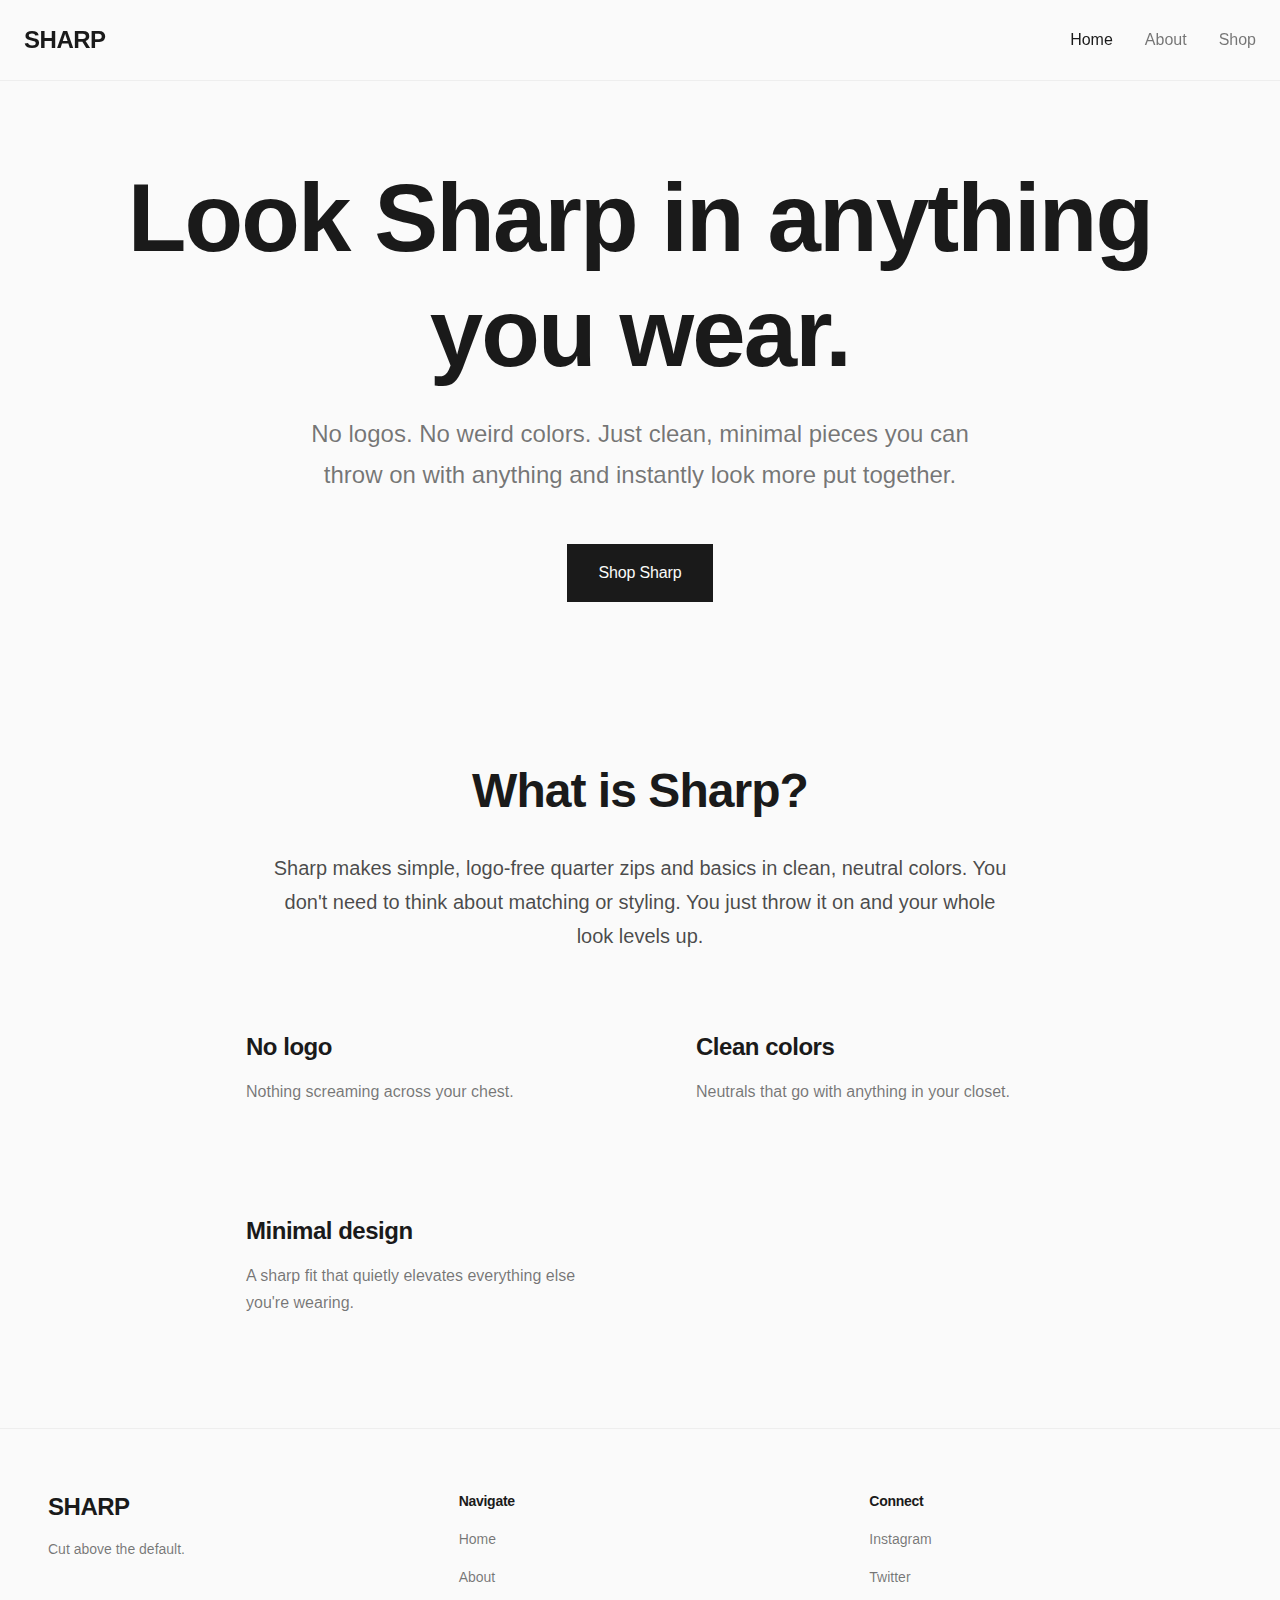
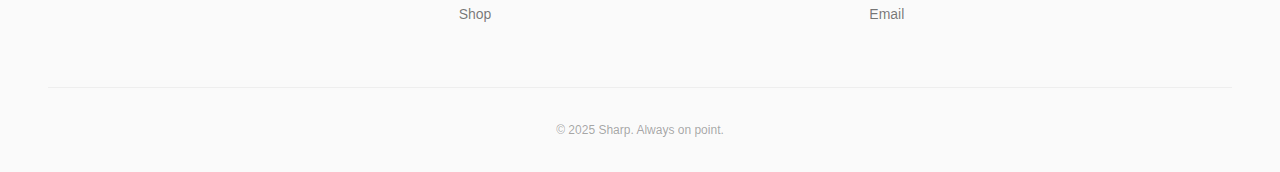
<file: index.html>
<!DOCTYPE html>
<html lang="en">
<head>
  <meta charset="UTF-8">
  <meta name="viewport" content="width=device-width, initial-scale=1.0">
  <meta name="description" content="Sharp — A modern lifestyle brand for people who want their look, tools, and surroundings to feel precise, intentional, and on point.">
  <title>Sharp — Cut Above the Default</title>
  <link rel="stylesheet" href="css/styles.css">
</head>
<body>

  <!-- Navigation -->
  <nav>
    <div class="nav-container">
      <a href="index.html" class="logo">SHARP</a>
      <ul class="nav-links">
        <li><a href="index.html">Home</a></li>
        <li><a href="about.html">About</a></li>
        <li><a href="shop.html">Shop</a></li>
      </ul>
    </div>
  </nav>

  <!-- Hero Section -->
  <section class="hero">
    <div class="container">
      <h1>Look Sharp in anything<br>you wear.</h1>
      <p>No logos. No weird colors. Just clean, minimal pieces you can throw on with anything and instantly look more put together.</p>
      <div style="display: flex; gap: 1rem; justify-content: center; margin-top: 2.5rem; flex-wrap: wrap;">
        <a href="shop.html" class="btn btn-primary">Shop Sharp</a>
      </div>
    </div>
  </section>

  <!-- What is Sharp Section -->
  <section style="padding: 5rem 1.5rem;">
    <div class="container-narrow">
      <h2 style="font-size: clamp(2rem, 4vw, 3rem); margin-bottom: 2rem; text-align: center;">What is Sharp?</h2>
      <p style="font-size: 1.25rem; line-height: 1.7; color: rgba(26, 26, 26, 0.8); margin-bottom: 3rem; text-align: center; max-width: 750px; margin-left: auto; margin-right: auto;">
        Sharp makes simple, logo-free quarter zips and basics in clean, neutral colors. You don't need to think about matching or styling. You just throw it on and your whole look levels up.
      </p>
      <div class="grid grid-3">
        <div class="card">
          <h3>No logo</h3>
          <p>Nothing screaming across your chest.</p>
        </div>
        <div class="card">
          <h3>Clean colors</h3>
          <p>Neutrals that go with anything in your closet.</p>
        </div>
        <div class="card">
          <h3>Minimal design</h3>
          <p>A sharp fit that quietly elevates everything else you're wearing.</p>
        </div>
      </div>
    </div>
  </section>


  <!-- Footer -->
  <footer>
    <div class="container">
      <div class="footer-grid">
        <div class="footer-brand">
          <h3>SHARP</h3>
          <p>Cut above the default.</p>
        </div>
        <div class="footer-column">
          <h4>Navigate</h4>
          <ul>
            <li><a href="index.html">Home</a></li>
            <li><a href="about.html">About</a></li>
            <li><a href="shop.html">Shop</a></li>
          </ul>
        </div>
        <div class="footer-column">
          <h4>Connect</h4>
          <ul>
            <li><a href="#">Instagram</a></li>
            <li><a href="#">Twitter</a></li>
            <li><a href="mailto:hello@wearsharp.com">Email</a></li>
          </ul>
        </div>
      </div>
      <div class="footer-bottom">
        <p>&copy; 2025 Sharp. Always on point.</p>
      </div>
    </div>
  </footer>

  <script src="js/main.js"></script>
</body>
</html>
</file>
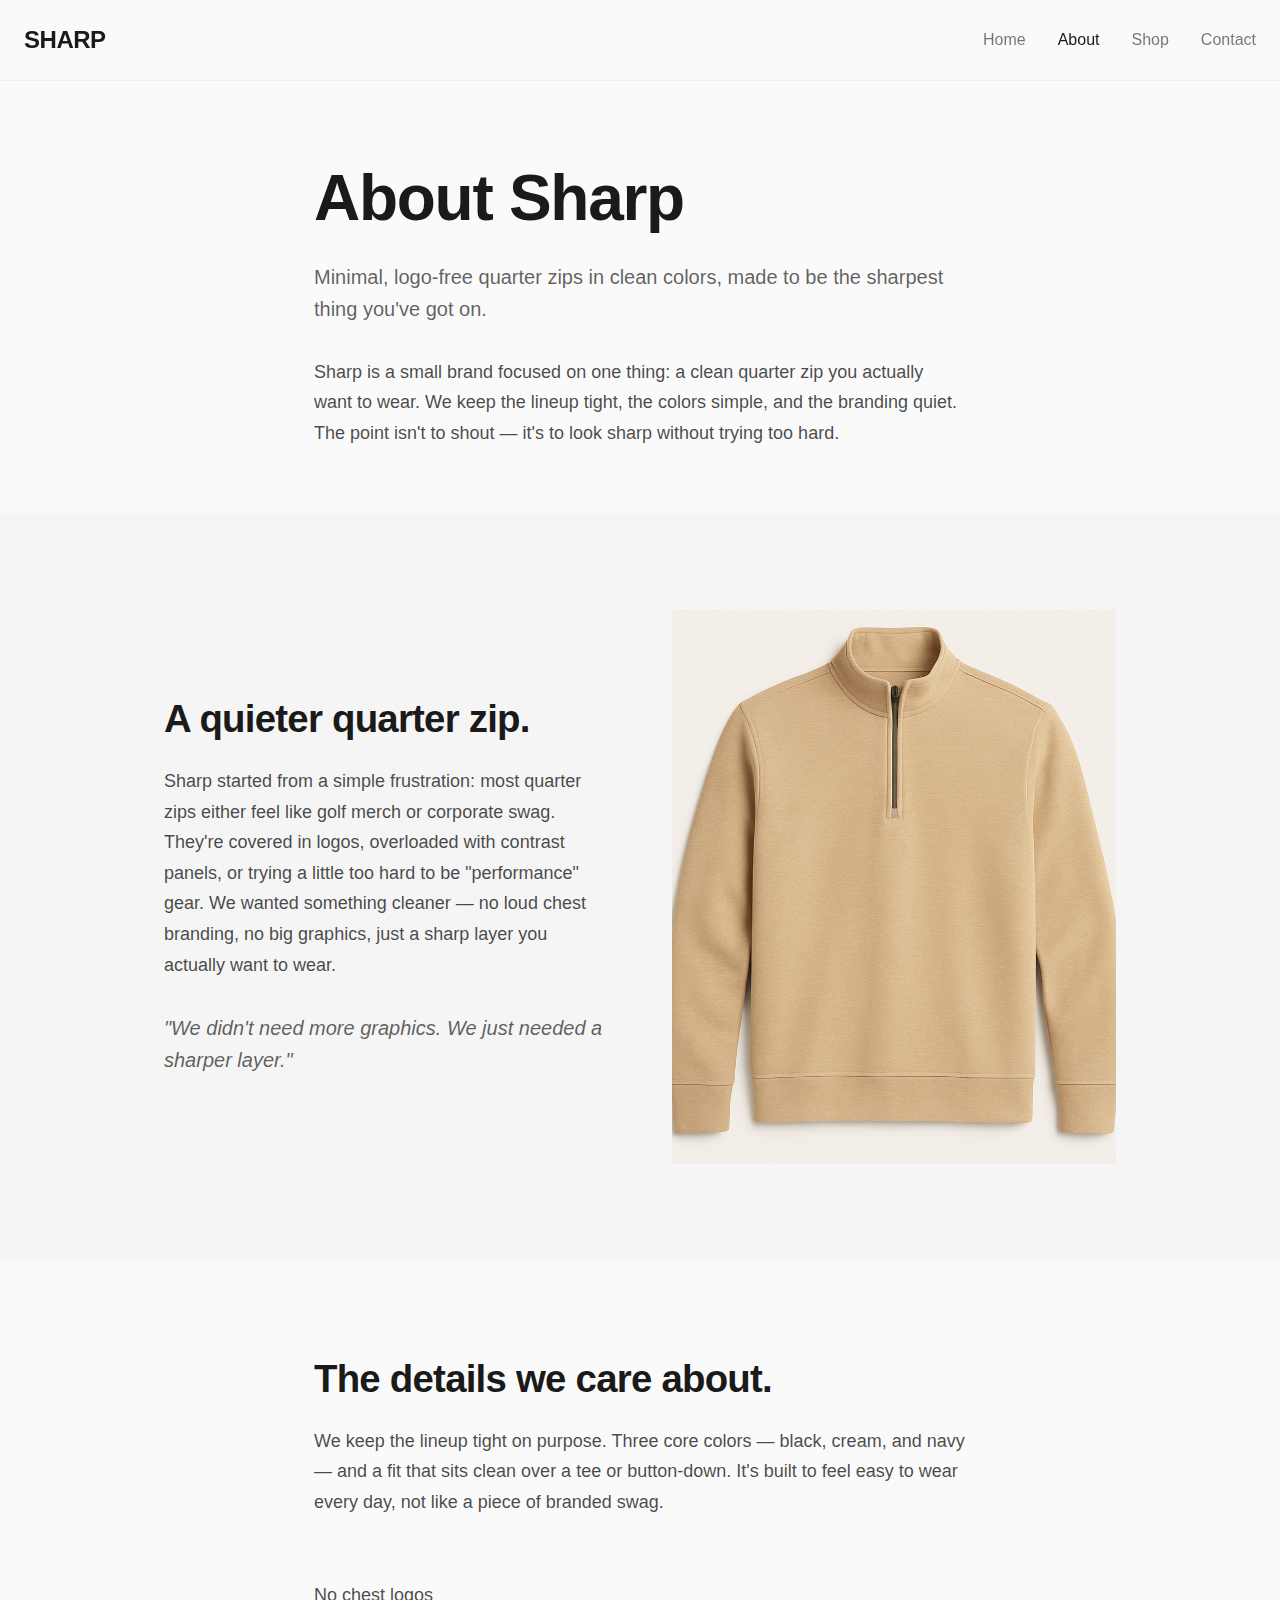
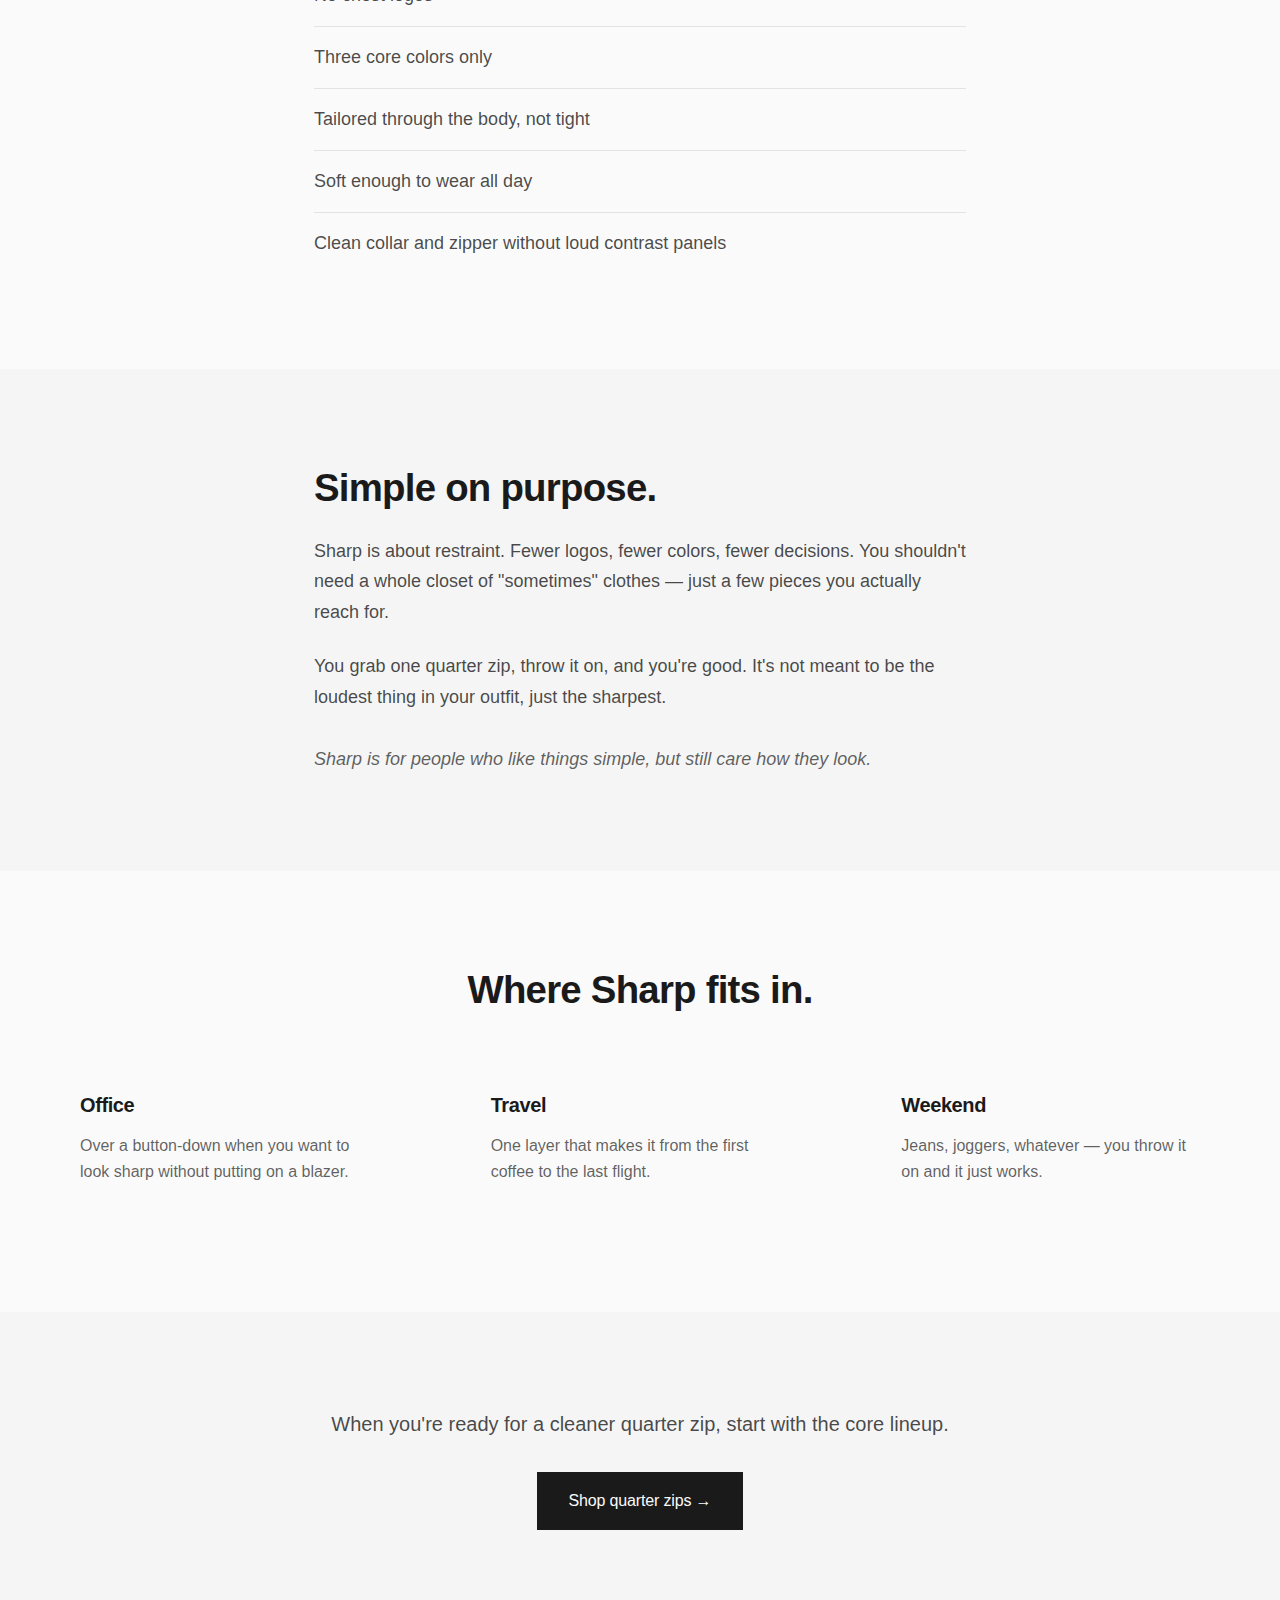
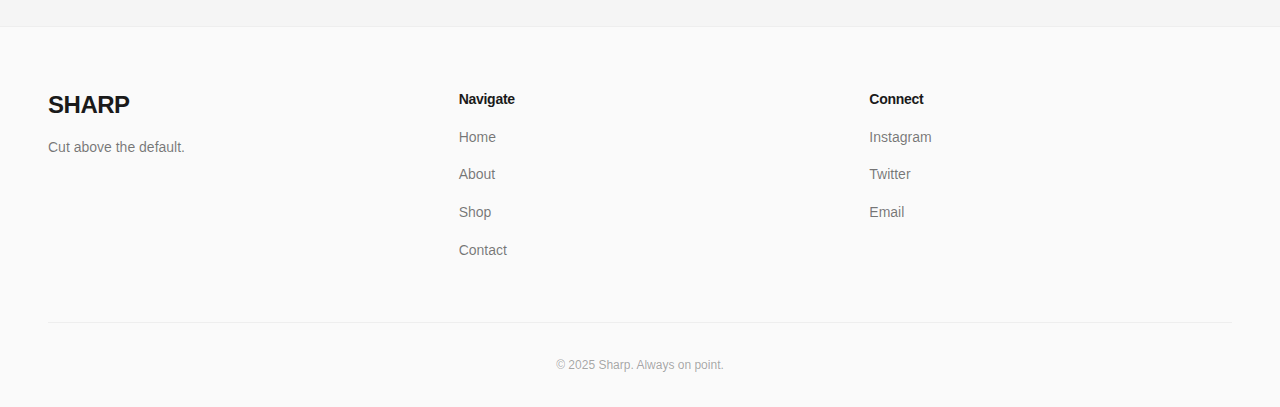
<file: about.html>
<!DOCTYPE html>
<html lang="en">
<head>
  <meta charset="UTF-8">
  <meta name="viewport" content="width=device-width, initial-scale=1.0">
  <meta name="description" content="About Sharp — Minimal, logo-free quarter zips in clean colors, made to be the sharpest thing you've got on.">
  <title>About — Sharp</title>
  <link rel="icon" type="image/svg+xml" href="/public/favicon.svg">
  <link rel="stylesheet" href="css/styles.css">
</head>
<body>

  <!-- Navigation -->
  <nav>
    <div class="nav-container">
      <a href="index.html" class="logo">SHARP</a>
      <ul class="nav-links">
        <li><a href="index.html">Home</a></li>
        <li><a href="about.html">About</a></li>
        <li><a href="shop.html">Shop</a></li>
        <li><a href="contact.html">Contact</a></li>
      </ul>
    </div>
  </nav>

  <main>
    <!-- SECTION 1: INTRO / HERO -->
    <section style="padding: 10rem 1.5rem 4rem;">
      <div class="container-narrow" style="max-width: 700px;">
        <h1 style="font-size: clamp(2.5rem, 5vw, 4rem); line-height: 1.2; margin-bottom: 1.5rem;">About Sharp</h1>
        <p style="font-size: 1.25rem; color: rgba(26, 26, 26, 0.7); margin-bottom: 2rem; line-height: 1.6;">
          Minimal, logo-free quarter zips in clean colors, made to be the sharpest thing you've got on.
        </p>
        <p style="font-size: 1.125rem; line-height: 1.7; color: rgba(26, 26, 26, 0.8);">
          Sharp is a small brand focused on one thing: a clean quarter zip you actually want to wear. We keep the lineup tight, the colors simple, and the branding quiet. The point isn't to shout — it's to look sharp without trying too hard.
        </p>
      </div>
    </section>

    <!-- SECTION 2: THE IDEA (ORIGIN) -->
    <section style="padding: 6rem 1.5rem; background-color: var(--offwhite-dark);">
      <div class="container" style="max-width: 1000px;">
        <div style="display: grid; grid-template-columns: 1fr 1fr; gap: 4rem; align-items: center;">
          <!-- Text Column -->
          <div>
            <h2 style="font-size: clamp(1.75rem, 3vw, 2.5rem); margin-bottom: 1.5rem;">A quieter quarter zip.</h2>
            <p style="font-size: 1.125rem; line-height: 1.7; color: rgba(26, 26, 26, 0.8); margin-bottom: 2rem;">
              Sharp started from a simple frustration: most quarter zips either feel like golf merch or corporate swag. They're covered in logos, overloaded with contrast panels, or trying a little too hard to be "performance" gear. We wanted something cleaner — no loud chest branding, no big graphics, just a sharp layer you actually want to wear.
            </p>
            <p style="font-size: 1.25rem; font-style: italic; color: rgba(26, 26, 26, 0.7); line-height: 1.6;">
              "We didn't need more graphics. We just needed a sharper layer."
            </p>
          </div>
          <!-- Product Image -->
          <div style="aspect-ratio: 4/5; background-color: rgba(26, 26, 26, 0.05); overflow: hidden;">
            <img src="/public/images/razor-sharp-dune.png" alt="Razor Sharp Quarter Zip - Dune" style="width: 100%; height: 100%; object-fit: cover;">
          </div>
        </div>
      </div>
    </section>

    <!-- SECTION 3: THE DETAILS (WHAT WE MAKE) -->
    <section style="padding: 6rem 1.5rem;">
      <div class="container-narrow" style="max-width: 700px;">
        <h2 style="font-size: clamp(1.75rem, 3vw, 2.5rem); margin-bottom: 1.5rem;">The details we care about.</h2>
        <p style="font-size: 1.125rem; line-height: 1.7; color: rgba(26, 26, 26, 0.8); margin-bottom: 3rem;">
          We keep the lineup tight on purpose. Three core colors — black, cream, and navy — and a fit that sits clean over a tee or button-down. It's built to feel easy to wear every day, not like a piece of branded swag.
        </p>

        <ul style="list-style: none; margin: 0; padding: 0;">
          <li style="padding: 1rem 0; border-bottom: 1px solid rgba(26, 26, 26, 0.1); color: rgba(26, 26, 26, 0.8); font-size: 1.125rem;">
            No chest logos
          </li>
          <li style="padding: 1rem 0; border-bottom: 1px solid rgba(26, 26, 26, 0.1); color: rgba(26, 26, 26, 0.8); font-size: 1.125rem;">
            Three core colors only
          </li>
          <li style="padding: 1rem 0; border-bottom: 1px solid rgba(26, 26, 26, 0.1); color: rgba(26, 26, 26, 0.8); font-size: 1.125rem;">
            Tailored through the body, not tight
          </li>
          <li style="padding: 1rem 0; border-bottom: 1px solid rgba(26, 26, 26, 0.1); color: rgba(26, 26, 26, 0.8); font-size: 1.125rem;">
            Soft enough to wear all day
          </li>
          <li style="padding: 1rem 0; color: rgba(26, 26, 26, 0.8); font-size: 1.125rem;">
            Clean collar and zipper without loud contrast panels
          </li>
        </ul>
      </div>
    </section>

    <!-- SECTION 4: THE PHILOSOPHY -->
    <section style="padding: 6rem 1.5rem; background-color: var(--offwhite-dark);">
      <div class="container-narrow" style="max-width: 700px;">
        <h2 style="font-size: clamp(1.75rem, 3vw, 2.5rem); margin-bottom: 1.5rem;">Simple on purpose.</h2>
        <p style="font-size: 1.125rem; line-height: 1.7; color: rgba(26, 26, 26, 0.8); margin-bottom: 1.5rem;">
          Sharp is about restraint. Fewer logos, fewer colors, fewer decisions. You shouldn't need a whole closet of "sometimes" clothes — just a few pieces you actually reach for.
        </p>
        <p style="font-size: 1.125rem; line-height: 1.7; color: rgba(26, 26, 26, 0.8); margin-bottom: 2rem;">
          You grab one quarter zip, throw it on, and you're good. It's not meant to be the loudest thing in your outfit, just the sharpest.
        </p>
        <p style="font-size: 1.125rem; line-height: 1.7; color: rgba(26, 26, 26, 0.7); font-style: italic;">
          Sharp is for people who like things simple, but still care how they look.
        </p>
      </div>
    </section>

    <!-- SECTION 5: HOW TO WEAR IT (LIGHT USE CASES) -->
    <section style="padding: 6rem 1.5rem;">
      <div class="container">
        <h2 style="font-size: clamp(1.75rem, 3vw, 2.5rem); text-align: center; margin-bottom: 3rem;">Where Sharp fits in.</h2>

        <div class="grid grid-3">
          <div class="card">
            <h3 style="font-size: 1.25rem; margin-bottom: 1rem;">Office</h3>
            <p style="color: rgba(26, 26, 26, 0.7); line-height: 1.6;">
              Over a button-down when you want to look sharp without putting on a blazer.
            </p>
          </div>
          <div class="card">
            <h3 style="font-size: 1.25rem; margin-bottom: 1rem;">Travel</h3>
            <p style="color: rgba(26, 26, 26, 0.7); line-height: 1.6;">
              One layer that makes it from the first coffee to the last flight.
            </p>
          </div>
          <div class="card">
            <h3 style="font-size: 1.25rem; margin-bottom: 1rem;">Weekend</h3>
            <p style="color: rgba(26, 26, 26, 0.7); line-height: 1.6;">
              Jeans, joggers, whatever — you throw it on and it just works.
            </p>
          </div>
        </div>
      </div>
    </section>

    <!-- SECTION 6: LIGHT CTA -->
    <section style="padding: 6rem 1.5rem; background-color: var(--offwhite-dark); text-align: center;">
      <div class="container-narrow">
        <p style="font-size: 1.25rem; color: rgba(26, 26, 26, 0.8); margin-bottom: 2rem; line-height: 1.6;">
          When you're ready for a cleaner quarter zip, start with the core lineup.
        </p>
        <a href="shop.html" class="btn btn-primary">Shop quarter zips →</a>
      </div>
    </section>
  </main>

  <!-- Footer -->
  <footer>
    <div class="container">
      <div class="footer-grid">
        <div class="footer-brand">
          <h3>SHARP</h3>
          <p>Cut above the default.</p>
        </div>
        <div class="footer-column">
          <h4>Navigate</h4>
          <ul>
            <li><a href="index.html">Home</a></li>
            <li><a href="about.html">About</a></li>
            <li><a href="shop.html">Shop</a></li>
            <li><a href="contact.html">Contact</a></li>
          </ul>
        </div>
        <div class="footer-column">
          <h4>Connect</h4>
          <ul>
            <li><a href="#">Instagram</a></li>
            <li><a href="#">Twitter</a></li>
            <li><a href="mailto:hello@wearsharp.com">Email</a></li>
          </ul>
        </div>
      </div>
      <div class="footer-bottom">
        <p>&copy; 2025 Sharp. Always on point.</p>
      </div>
    </div>
  </footer>

  <script src="js/main.js"></script>
</body>
</html>
</file>
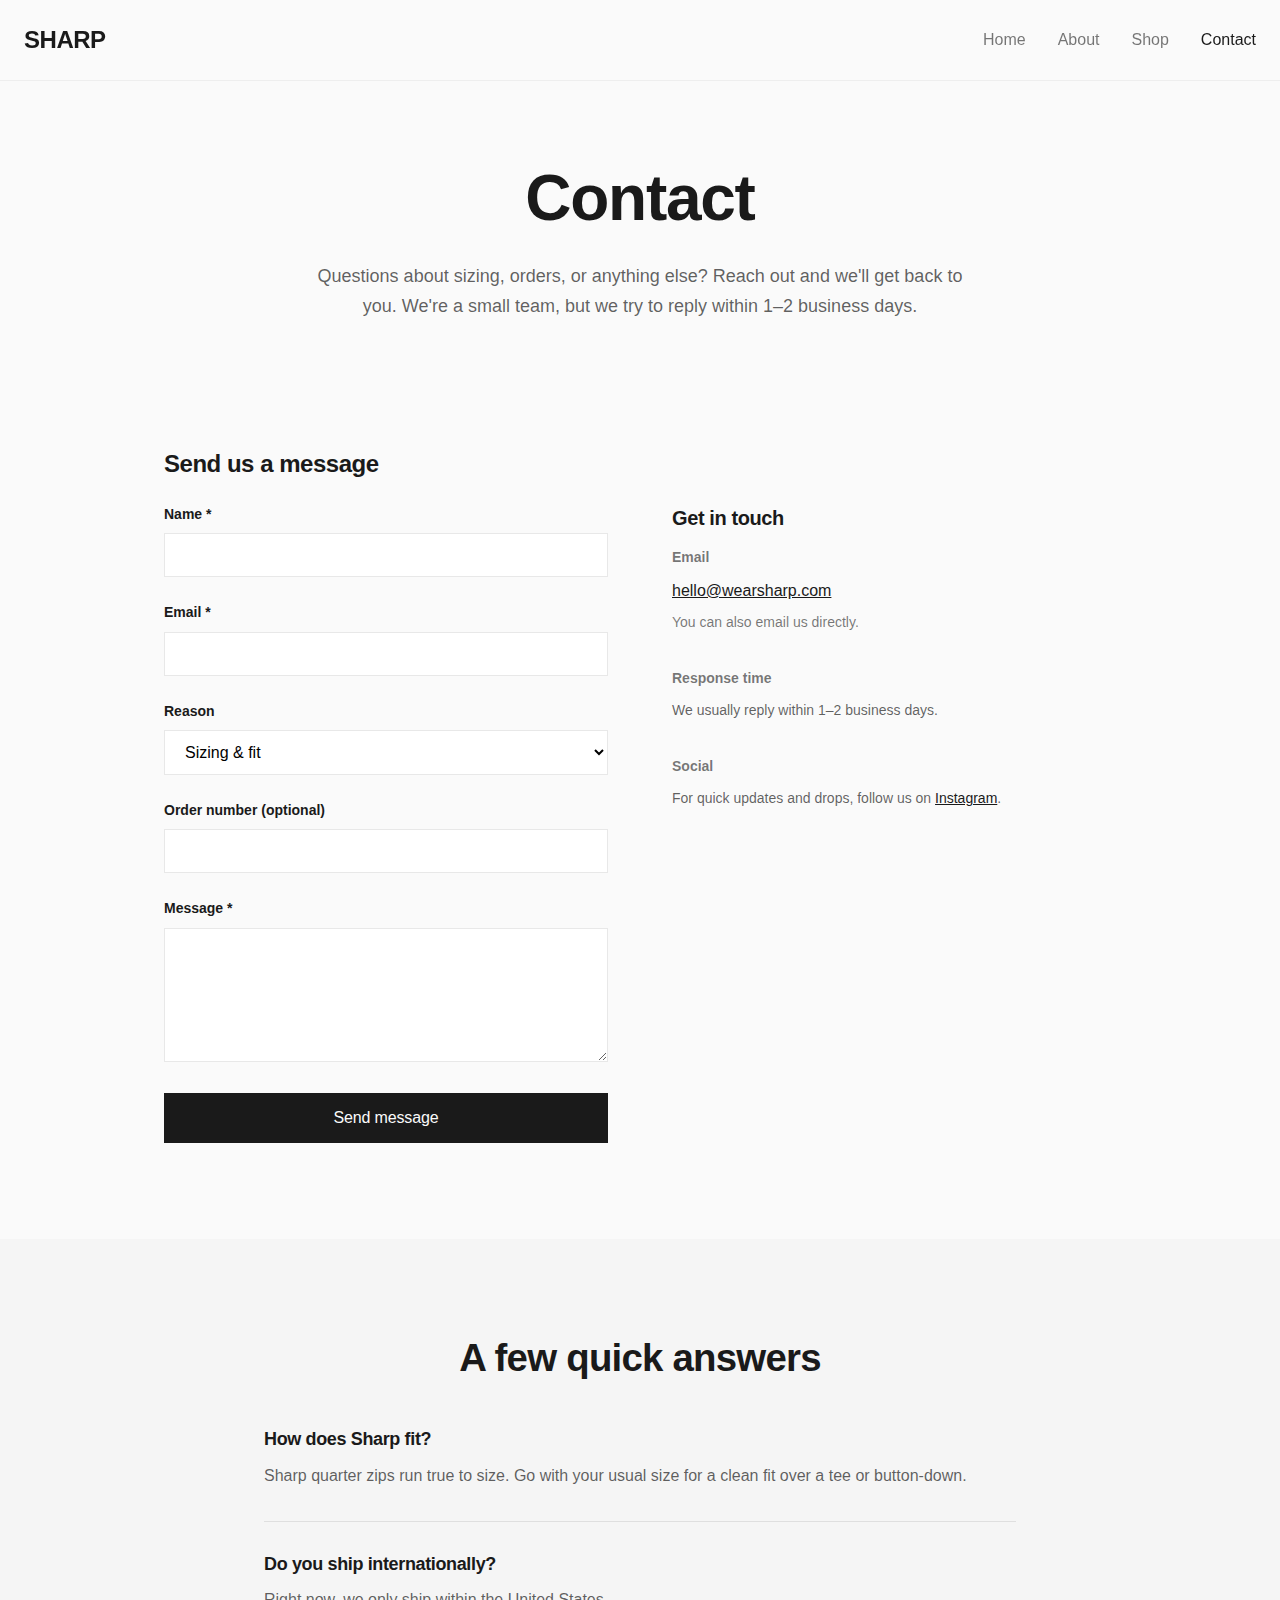
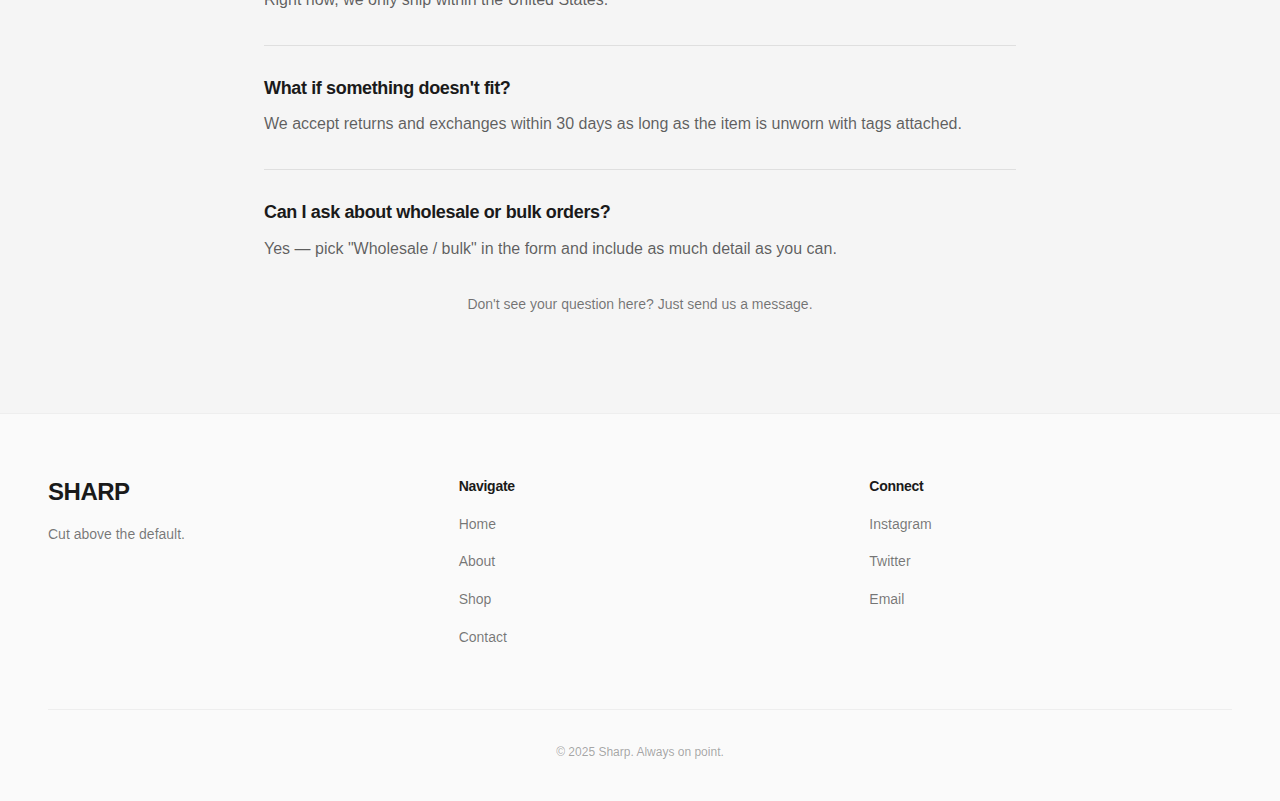
<file: contact.html>
<!DOCTYPE html>
<html lang="en">
<head>
  <meta charset="UTF-8">
  <meta name="viewport" content="width=device-width, initial-scale=1.0">
  <meta name="description" content="Contact Sharp — Questions about sizing, orders, or anything else? Reach out and we'll get back to you.">
  <title>Contact — Sharp</title>
  <link rel="icon" type="image/svg+xml" href="/public/favicon.svg">
  <link rel="stylesheet" href="css/styles.css">
</head>
<body>

  <!-- Navigation -->
  <nav>
    <div class="nav-container">
      <a href="index.html" class="logo">SHARP</a>
      <ul class="nav-links">
        <li><a href="index.html">Home</a></li>
        <li><a href="about.html">About</a></li>
        <li><a href="shop.html">Shop</a></li>
        <li><a href="contact.html">Contact</a></li>
      </ul>
    </div>
  </nav>

  <main>
    <!-- SECTION 1: INTRO -->
    <section style="padding: 10rem 1.5rem 4rem;">
      <div class="container-narrow" style="max-width: 700px; text-align: center;">
        <h1 style="font-size: clamp(2.5rem, 5vw, 4rem); line-height: 1.2; margin-bottom: 1.5rem;">Contact</h1>
        <p style="font-size: 1.125rem; line-height: 1.7; color: rgba(26, 26, 26, 0.7);">
          Questions about sizing, orders, or anything else? Reach out and we'll get back to you.
          We're a small team, but we try to reply within 1–2 business days.
        </p>
      </div>
    </section>

    <!-- SECTION 2: CONTACT FORM + INFO -->
    <section style="padding: 4rem 1.5rem 6rem;">
      <div class="container" style="max-width: 1000px;">
        <div style="display: grid; grid-template-columns: 1fr 1fr; gap: 4rem; align-items: start;">

          <!-- Left: Contact Form -->
          <div>
            <h2 style="font-size: 1.5rem; margin-bottom: 1.5rem;">Send us a message</h2>
            <form id="contactForm">
              <!-- Name -->
              <div style="margin-bottom: 1.5rem;">
                <label for="name" style="display: block; font-size: 0.875rem; font-weight: 600; margin-bottom: 0.5rem;">Name *</label>
                <input
                  type="text"
                  id="name"
                  name="name"
                  required
                  style="width: 100%; padding: 0.75rem 1rem; border: 1px solid rgba(26, 26, 26, 0.1); font-size: 1rem; background: white;"
                />
              </div>

              <!-- Email -->
              <div style="margin-bottom: 1.5rem;">
                <label for="email" style="display: block; font-size: 0.875rem; font-weight: 600; margin-bottom: 0.5rem;">Email *</label>
                <input
                  type="email"
                  id="email"
                  name="email"
                  required
                  style="width: 100%; padding: 0.75rem 1rem; border: 1px solid rgba(26, 26, 26, 0.1); font-size: 1rem; background: white;"
                />
              </div>

              <!-- Reason -->
              <div style="margin-bottom: 1.5rem;">
                <label for="reason" style="display: block; font-size: 0.875rem; font-weight: 600; margin-bottom: 0.5rem;">Reason</label>
                <select
                  id="reason"
                  name="reason"
                  style="width: 100%; padding: 0.75rem 1rem; border: 1px solid rgba(26, 26, 26, 0.1); font-size: 1rem; background: white;"
                >
                  <option value="sizing">Sizing & fit</option>
                  <option value="order">Order question</option>
                  <option value="product">Product question</option>
                  <option value="shipping">Shipping & returns</option>
                  <option value="wholesale">Wholesale / bulk</option>
                  <option value="other">Something else</option>
                </select>
              </div>

              <!-- Order Number (Optional) -->
              <div style="margin-bottom: 1.5rem;">
                <label for="orderNumber" style="display: block; font-size: 0.875rem; font-weight: 600; margin-bottom: 0.5rem;">Order number (optional)</label>
                <input
                  type="text"
                  id="orderNumber"
                  name="orderNumber"
                  style="width: 100%; padding: 0.75rem 1rem; border: 1px solid rgba(26, 26, 26, 0.1); font-size: 1rem; background: white;"
                />
              </div>

              <!-- Message -->
              <div style="margin-bottom: 1.5rem;">
                <label for="message" style="display: block; font-size: 0.875rem; font-weight: 600; margin-bottom: 0.5rem;">Message *</label>
                <textarea
                  id="message"
                  name="message"
                  required
                  rows="6"
                  style="width: 100%; padding: 0.75rem 1rem; border: 1px solid rgba(26, 26, 26, 0.1); font-size: 1rem; background: white; resize: vertical;"
                ></textarea>
              </div>

              <!-- Submit Button -->
              <button type="submit" class="btn btn-primary" style="width: 100%;">Send message</button>

              <!-- Success Message (hidden initially) -->
              <div id="successMessage" style="display: none; margin-top: 1.5rem; padding: 1rem; background-color: rgba(0, 150, 0, 0.1); color: rgba(0, 100, 0, 1); border-radius: 4px;">
                Message sent — thanks for reaching out.
              </div>
            </form>
          </div>

          <!-- Right: Contact Info -->
          <div style="padding-top: 3.5rem;">
            <h3 style="font-size: 1.25rem; margin-bottom: 1rem;">Get in touch</h3>

            <!-- Email -->
            <div style="margin-bottom: 2rem;">
              <p style="font-size: 0.875rem; font-weight: 600; margin-bottom: 0.5rem; color: rgba(26, 26, 26, 0.6);">Email</p>
              <a href="mailto:hello@wearsharp.com" style="font-size: 1rem; color: var(--charcoal); text-decoration: underline;">hello@wearsharp.com</a>
              <p style="font-size: 0.875rem; color: rgba(26, 26, 26, 0.6); margin-top: 0.5rem;">You can also email us directly.</p>
            </div>

            <!-- Response Time -->
            <div style="margin-bottom: 2rem;">
              <p style="font-size: 0.875rem; font-weight: 600; margin-bottom: 0.5rem; color: rgba(26, 26, 26, 0.6);">Response time</p>
              <p style="font-size: 0.875rem; color: rgba(26, 26, 26, 0.7);">We usually reply within 1–2 business days.</p>
            </div>

            <!-- Social -->
            <div>
              <p style="font-size: 0.875rem; font-weight: 600; margin-bottom: 0.5rem; color: rgba(26, 26, 26, 0.6);">Social</p>
              <p style="font-size: 0.875rem; color: rgba(26, 26, 26, 0.7);">For quick updates and drops, follow us on <a href="#" style="color: var(--charcoal); text-decoration: underline;">Instagram</a>.</p>
            </div>
          </div>

        </div>
      </div>
    </section>

    <!-- SECTION 3: MINI FAQ -->
    <section style="padding: 6rem 1.5rem; background-color: var(--offwhite-dark);">
      <div class="container-narrow" style="max-width: 800px;">
        <h2 style="font-size: clamp(1.75rem, 3vw, 2.5rem); text-align: center; margin-bottom: 3rem;">A few quick answers</h2>

        <div style="space-y: 2rem;">
          <!-- Q1 -->
          <div style="margin-bottom: 2rem; padding-bottom: 2rem; border-bottom: 1px solid rgba(26, 26, 26, 0.1);">
            <h3 style="font-size: 1.125rem; font-weight: 600; margin-bottom: 0.75rem;">How does Sharp fit?</h3>
            <p style="font-size: 1rem; color: rgba(26, 26, 26, 0.7); line-height: 1.6;">Sharp quarter zips run true to size. Go with your usual size for a clean fit over a tee or button-down.</p>
          </div>

          <!-- Q2 -->
          <div style="margin-bottom: 2rem; padding-bottom: 2rem; border-bottom: 1px solid rgba(26, 26, 26, 0.1);">
            <h3 style="font-size: 1.125rem; font-weight: 600; margin-bottom: 0.75rem;">Do you ship internationally?</h3>
            <p style="font-size: 1rem; color: rgba(26, 26, 26, 0.7); line-height: 1.6;">Right now, we only ship within the United States.</p>
          </div>

          <!-- Q3 -->
          <div style="margin-bottom: 2rem; padding-bottom: 2rem; border-bottom: 1px solid rgba(26, 26, 26, 0.1);">
            <h3 style="font-size: 1.125rem; font-weight: 600; margin-bottom: 0.75rem;">What if something doesn't fit?</h3>
            <p style="font-size: 1rem; color: rgba(26, 26, 26, 0.7); line-height: 1.6;">We accept returns and exchanges within 30 days as long as the item is unworn with tags attached.</p>
          </div>

          <!-- Q4 -->
          <div style="margin-bottom: 2rem;">
            <h3 style="font-size: 1.125rem; font-weight: 600; margin-bottom: 0.75rem;">Can I ask about wholesale or bulk orders?</h3>
            <p style="font-size: 1rem; color: rgba(26, 26, 26, 0.7); line-height: 1.6;">Yes — pick "Wholesale / bulk" in the form and include as much detail as you can.</p>
          </div>
        </div>

        <p style="text-align: center; color: rgba(26, 26, 26, 0.6); font-size: 0.875rem; margin-top: 2rem;">
          Don't see your question here? Just send us a message.
        </p>
      </div>
    </section>
  </main>

  <!-- Footer -->
  <footer>
    <div class="container">
      <div class="footer-grid">
        <div class="footer-brand">
          <h3>SHARP</h3>
          <p>Cut above the default.</p>
        </div>
        <div class="footer-column">
          <h4>Navigate</h4>
          <ul>
            <li><a href="index.html">Home</a></li>
            <li><a href="about.html">About</a></li>
            <li><a href="shop.html">Shop</a></li>
            <li><a href="contact.html">Contact</a></li>
          </ul>
        </div>
        <div class="footer-column">
          <h4>Connect</h4>
          <ul>
            <li><a href="#">Instagram</a></li>
            <li><a href="#">Twitter</a></li>
            <li><a href="mailto:hello@wearsharp.com">Email</a></li>
          </ul>
        </div>
      </div>
      <div class="footer-bottom">
        <p>&copy; 2025 Sharp. Always on point.</p>
      </div>
    </div>
  </footer>

  <script src="js/main.js"></script>
  <script>
    // Contact form handler
    document.getElementById('contactForm').addEventListener('submit', function(e) {
      e.preventDefault();

      // Get form data
      const formData = {
        name: document.getElementById('name').value,
        email: document.getElementById('email').value,
        reason: document.getElementById('reason').value,
        orderNumber: document.getElementById('orderNumber').value,
        message: document.getElementById('message').value
      };

      // Log to console
      console.log('Contact form submitted:', formData);

      // Clear form
      this.reset();

      // Show success message
      const successMessage = document.getElementById('successMessage');
      successMessage.style.display = 'block';

      // Hide success message after 5 seconds
      setTimeout(() => {
        successMessage.style.display = 'none';
      }, 5000);
    });
  </script>
</body>
</html>
</file>
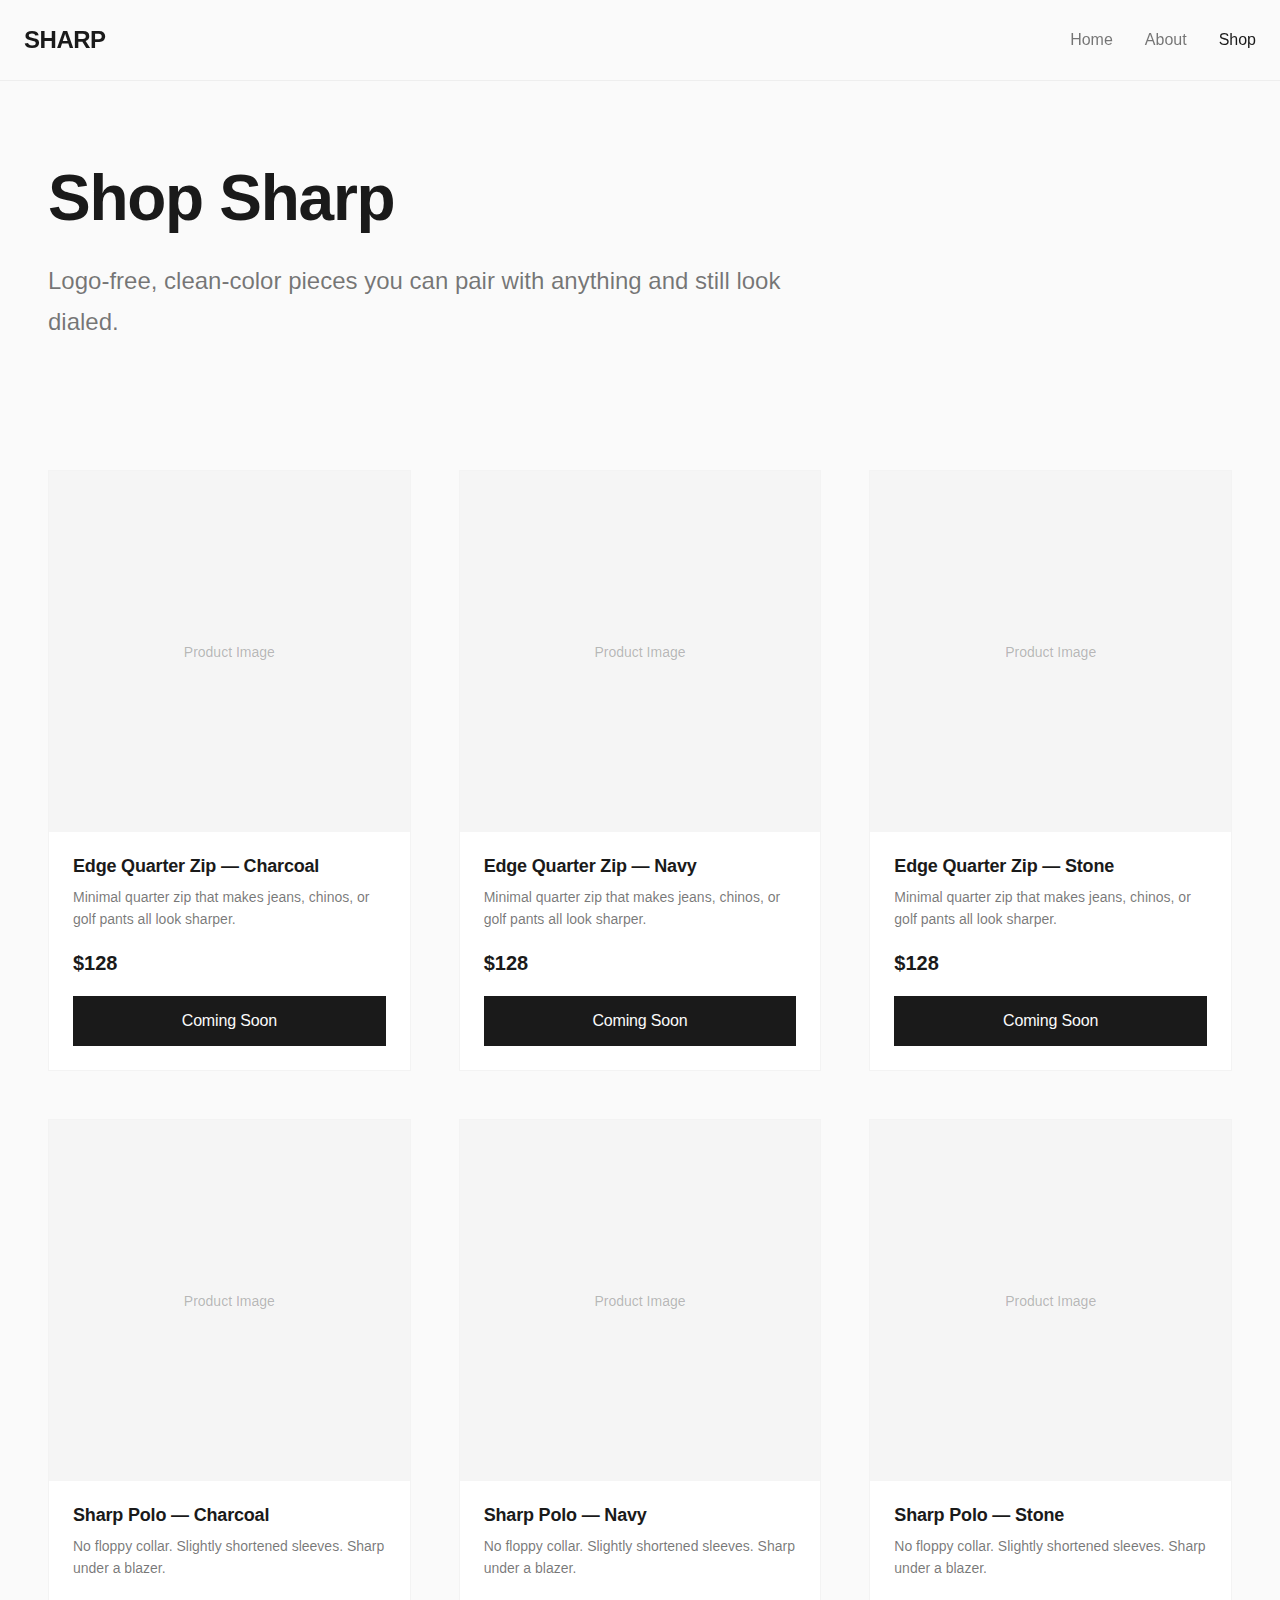
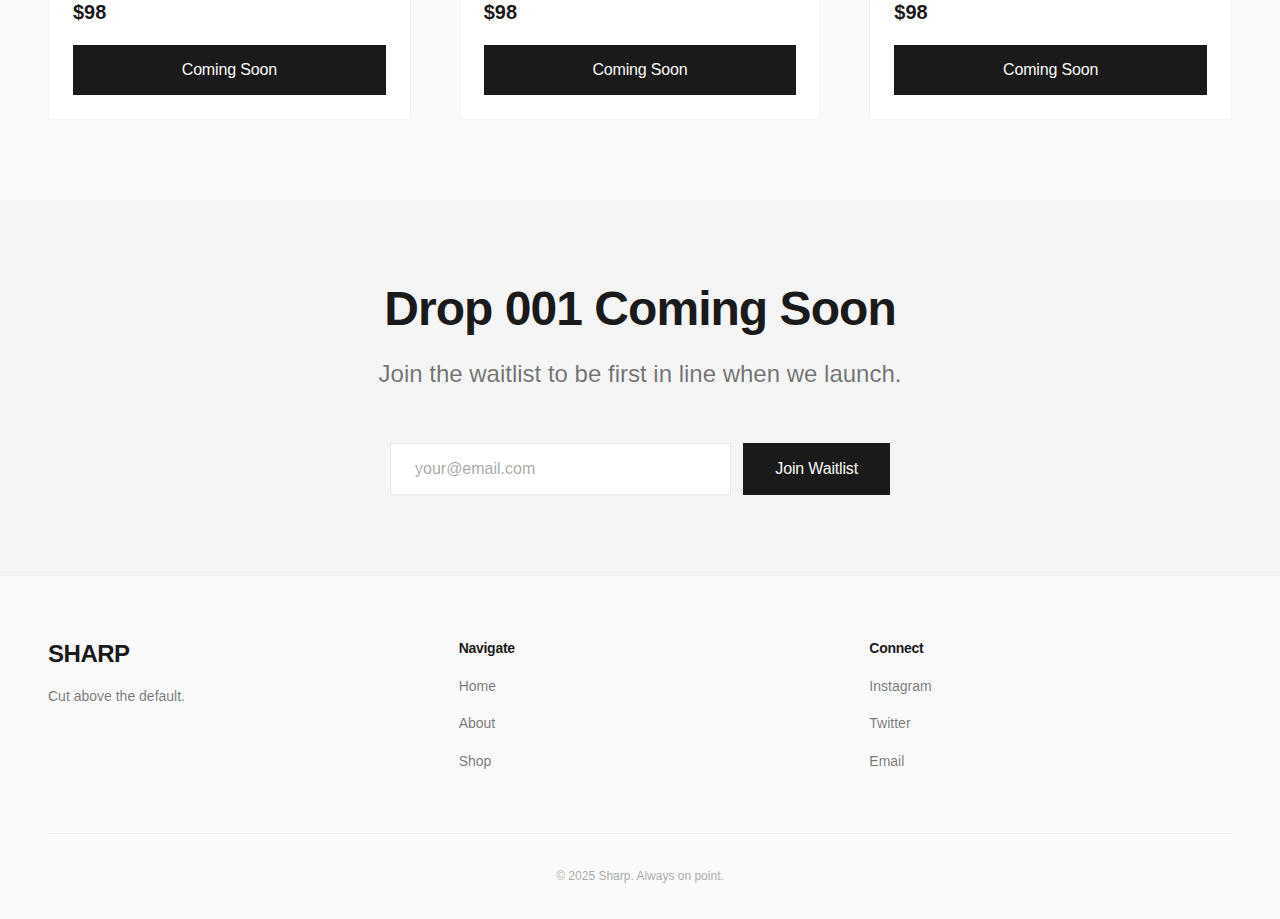
<file: shop.html>
<!DOCTYPE html>
<html lang="en">
<head>
  <meta charset="UTF-8">
  <meta name="viewport" content="width=device-width, initial-scale=1.0">
  <meta name="description" content="Shop Sharp quarter zips — premium apparel for people who want to look sharp from the office to the course.">
  <title>Shop — Sharp</title>
  <link rel="stylesheet" href="css/styles.css">
</head>
<body>

  <!-- Navigation -->
  <nav>
    <div class="nav-container">
      <a href="index.html" class="logo">SHARP</a>
      <ul class="nav-links">
        <li><a href="index.html">Home</a></li>
        <li><a href="about.html">About</a></li>
        <li><a href="shop.html">Shop</a></li>
      </ul>
    </div>
  </nav>

  <!-- Page Header -->
  <div class="page-header">
    <div class="container">
      <h1 class="page-title">Shop Sharp</h1>
      <p class="page-intro">
        Logo-free, clean-color pieces you can pair with anything and still look dialed.
      </p>
    </div>
  </div>

  <!-- Product Grid -->
  <section>
    <div class="container">
      <div class="product-grid">

        <!-- Product 1 -->
        <div class="product-card">
          <div class="product-image">
            <div class="image-placeholder">
              <span>Product Image</span>
            </div>
          </div>
          <div class="product-info">
            <h3 class="product-name">Edge Quarter Zip — Charcoal</h3>
            <p class="product-description">Minimal quarter zip that makes jeans, chinos, or golf pants all look sharper.</p>
            <p class="product-price">$128</p>
            <button class="btn btn-primary product-btn">Coming Soon</button>
          </div>
        </div>

        <!-- Product 2 -->
        <div class="product-card">
          <div class="product-image">
            <div class="image-placeholder">
              <span>Product Image</span>
            </div>
          </div>
          <div class="product-info">
            <h3 class="product-name">Edge Quarter Zip — Navy</h3>
            <p class="product-description">Minimal quarter zip that makes jeans, chinos, or golf pants all look sharper.</p>
            <p class="product-price">$128</p>
            <button class="btn btn-primary product-btn">Coming Soon</button>
          </div>
        </div>

        <!-- Product 3 -->
        <div class="product-card">
          <div class="product-image">
            <div class="image-placeholder">
              <span>Product Image</span>
            </div>
          </div>
          <div class="product-info">
            <h3 class="product-name">Edge Quarter Zip — Stone</h3>
            <p class="product-description">Minimal quarter zip that makes jeans, chinos, or golf pants all look sharper.</p>
            <p class="product-price">$128</p>
            <button class="btn btn-primary product-btn">Coming Soon</button>
          </div>
        </div>

        <!-- Product 4 -->
        <div class="product-card">
          <div class="product-image">
            <div class="image-placeholder">
              <span>Product Image</span>
            </div>
          </div>
          <div class="product-info">
            <h3 class="product-name">Sharp Polo — Charcoal</h3>
            <p class="product-description">No floppy collar. Slightly shortened sleeves. Sharp under a blazer.</p>
            <p class="product-price">$98</p>
            <button class="btn btn-primary product-btn">Coming Soon</button>
          </div>
        </div>

        <!-- Product 5 -->
        <div class="product-card">
          <div class="product-image">
            <div class="image-placeholder">
              <span>Product Image</span>
            </div>
          </div>
          <div class="product-info">
            <h3 class="product-name">Sharp Polo — Navy</h3>
            <p class="product-description">No floppy collar. Slightly shortened sleeves. Sharp under a blazer.</p>
            <p class="product-price">$98</p>
            <button class="btn btn-primary product-btn">Coming Soon</button>
          </div>
        </div>

        <!-- Product 6 -->
        <div class="product-card">
          <div class="product-image">
            <div class="image-placeholder">
              <span>Product Image</span>
            </div>
          </div>
          <div class="product-info">
            <h3 class="product-name">Sharp Polo — Stone</h3>
            <p class="product-description">No floppy collar. Slightly shortened sleeves. Sharp under a blazer.</p>
            <p class="product-price">$98</p>
            <button class="btn btn-primary product-btn">Coming Soon</button>
          </div>
        </div>

      </div>
    </div>
  </section>

  <!-- Email Capture CTA -->
  <section class="section-center section-gray">
    <div class="container-narrow">
      <h2 class="section-title">Drop 001 Coming Soon</h2>
      <p class="section-subtitle">Join the waitlist to be first in line when we launch.</p>
      <div class="email-capture">
        <form class="email-form">
          <input type="email" class="email-input" placeholder="your@email.com" required>
          <button type="submit" class="btn btn-primary">Join Waitlist</button>
        </form>
      </div>
    </div>
  </section>

  <!-- Footer -->
  <footer>
    <div class="container">
      <div class="footer-grid">
        <div class="footer-brand">
          <h3>SHARP</h3>
          <p>Cut above the default.</p>
        </div>
        <div class="footer-column">
          <h4>Navigate</h4>
          <ul>
            <li><a href="index.html">Home</a></li>
            <li><a href="about.html">About</a></li>
            <li><a href="shop.html">Shop</a></li>
          </ul>
        </div>
        <div class="footer-column">
          <h4>Connect</h4>
          <ul>
            <li><a href="#">Instagram</a></li>
            <li><a href="#">Twitter</a></li>
            <li><a href="mailto:hello@wearsharp.com">Email</a></li>
          </ul>
        </div>
      </div>
      <div class="footer-bottom">
        <p>&copy; 2025 Sharp. Always on point.</p>
      </div>
    </div>
  </footer>

  <script src="js/main.js"></script>
</body>
</html>
</file>
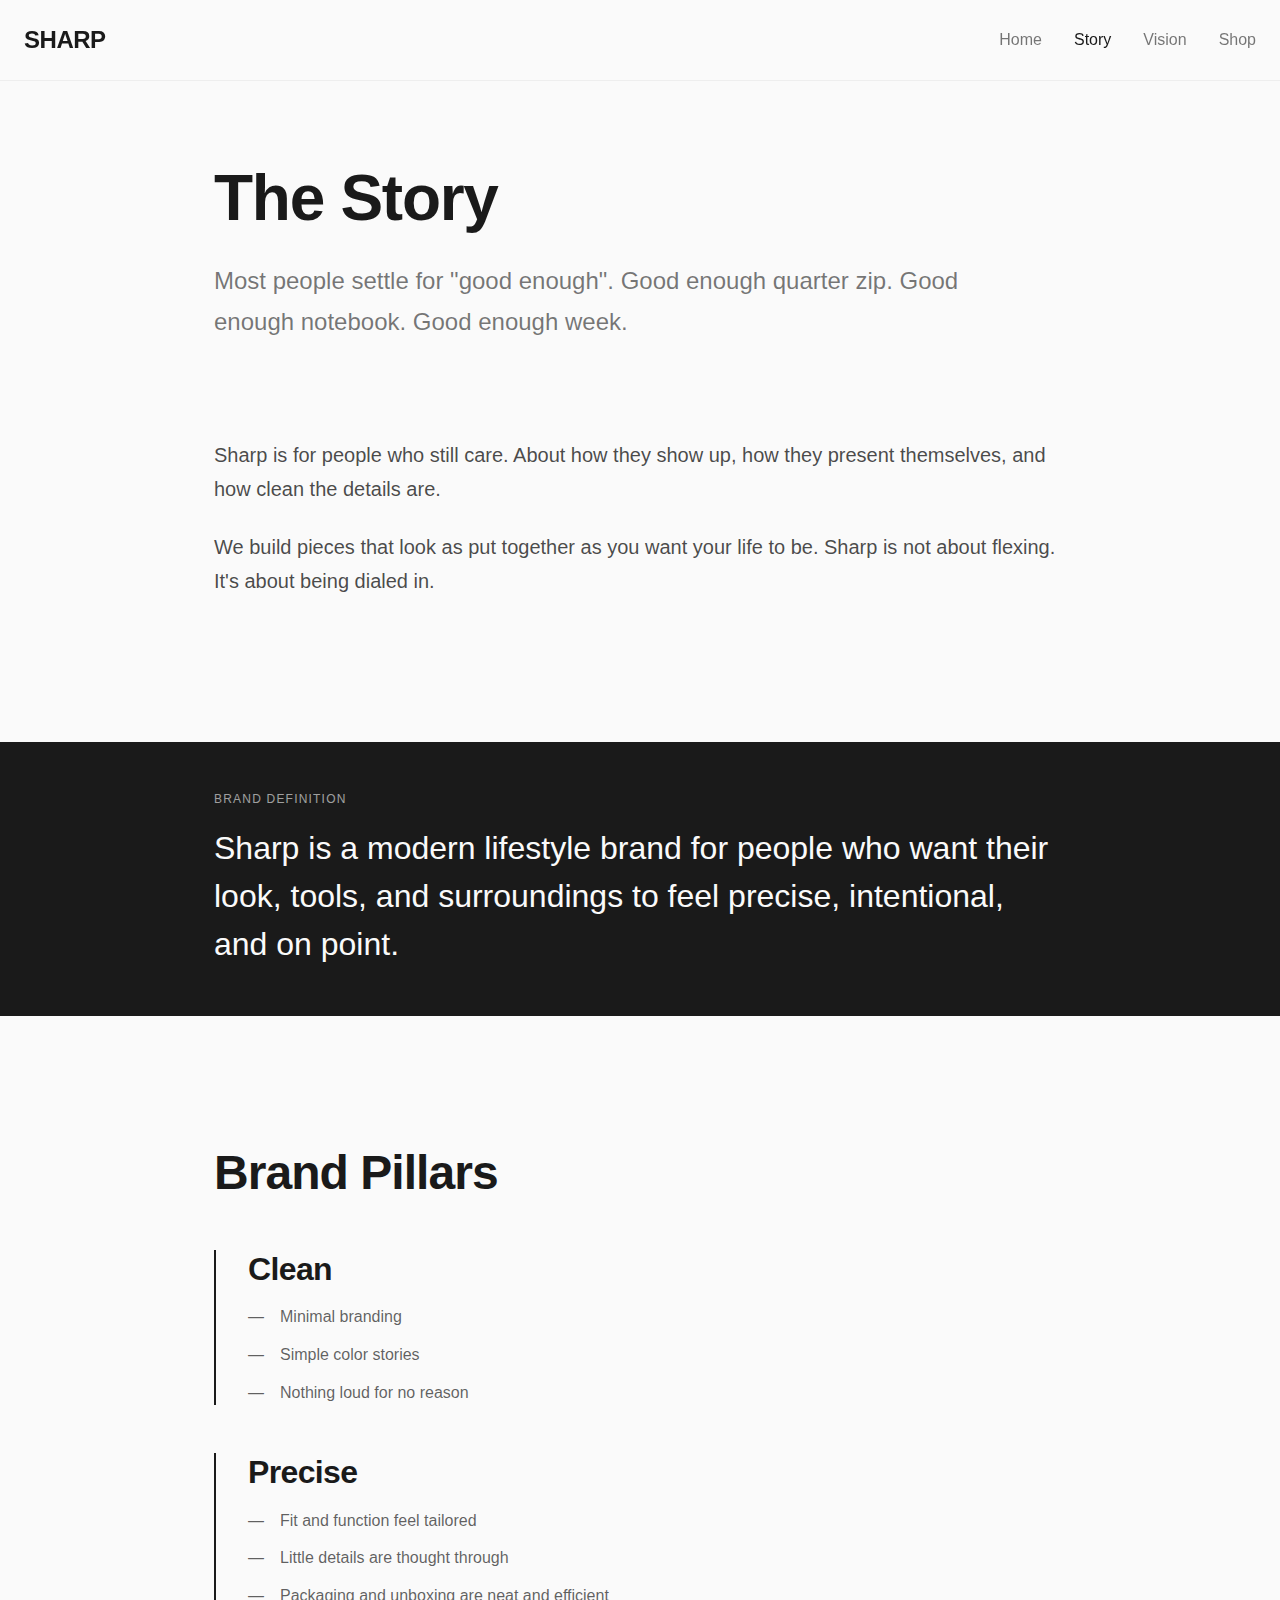
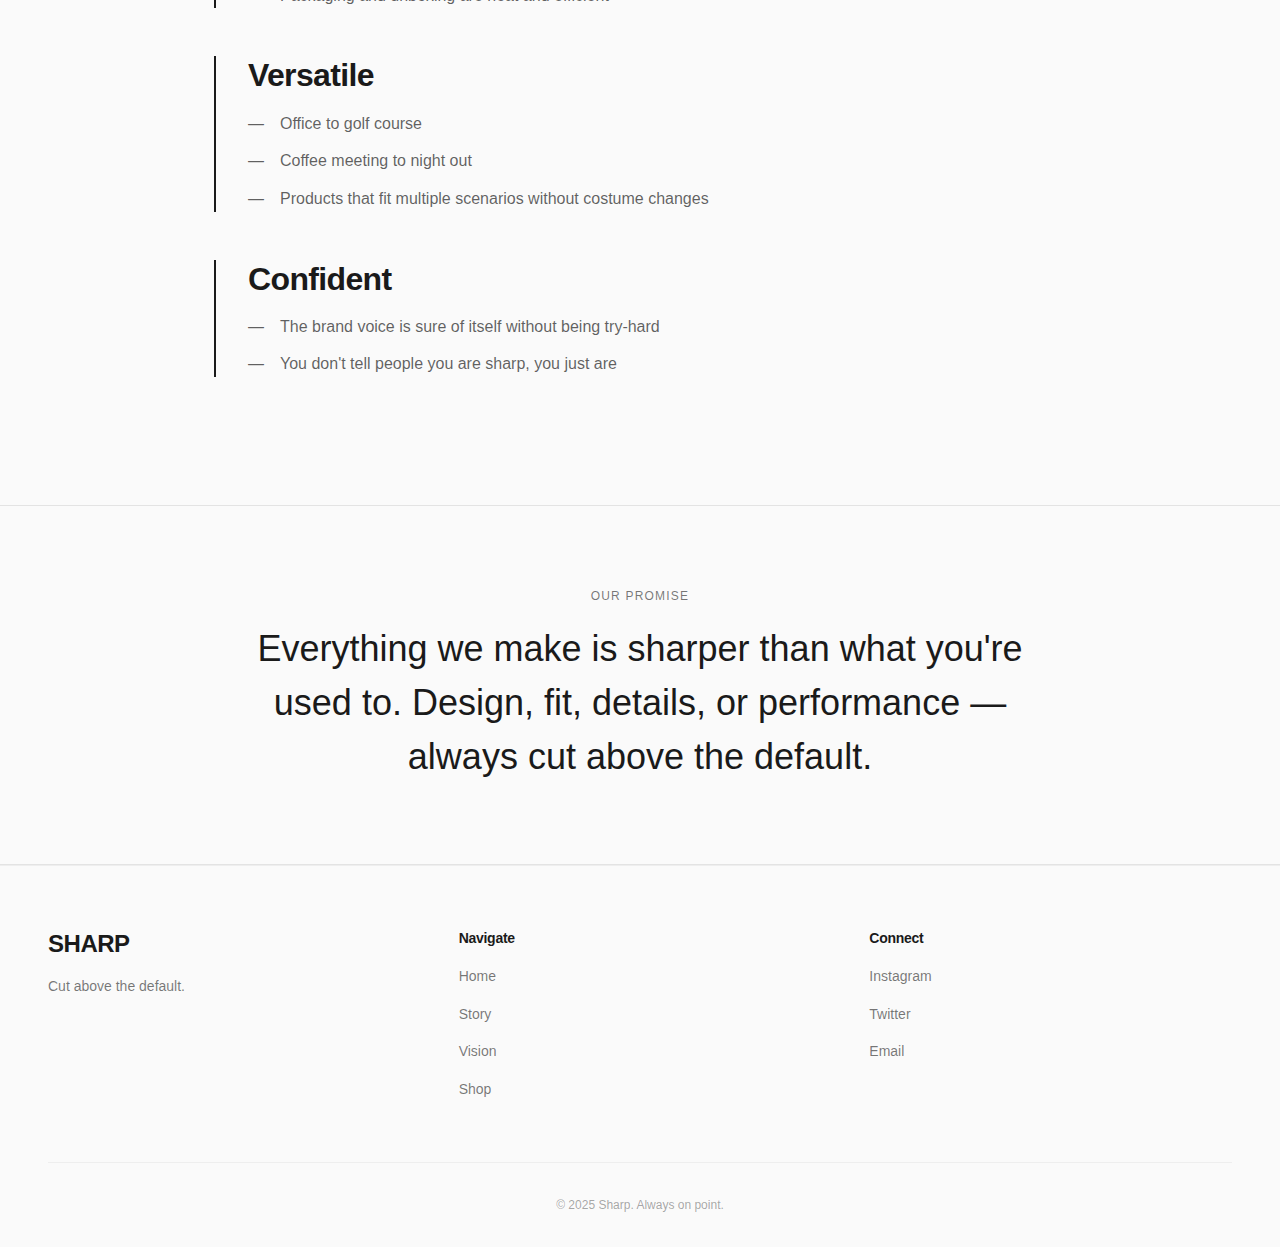
<file: story.html>
<!DOCTYPE html>
<html lang="en">
<head>
  <meta charset="UTF-8">
  <meta name="viewport" content="width=device-width, initial-scale=1.0">
  <meta name="description" content="The Sharp story — for people who still care about how they show up, present themselves, and maintain clean details.">
  <title>Story — Sharp</title>
  <link rel="stylesheet" href="css/styles.css">
</head>
<body>

  <!-- Navigation -->
  <nav>
    <div class="nav-container">
      <a href="index.html" class="logo">SHARP</a>
      <ul class="nav-links">
        <li><a href="index.html">Home</a></li>
        <li><a href="story.html">Story</a></li>
        <li><a href="vision.html">Vision</a></li>
        <li><a href="shop.html">Shop</a></li>
      </ul>
    </div>
  </nav>

  <!-- Page Header -->
  <div class="page-header">
    <div class="container-narrow">
      <h1 class="page-title">The Story</h1>
      <p class="page-intro">
        Most people settle for "good enough". Good enough quarter zip. Good enough notebook. Good enough week.
      </p>
    </div>
  </div>

  <!-- Main Story -->
  <div class="content-section">
    <div class="container-narrow">
      <p style="font-size: 1.25rem; line-height: 1.7; color: rgba(26, 26, 26, 0.8); margin-bottom: 1.5rem;">
        Sharp is for people who still care. About how they show up, how they present themselves, and how clean the details are.
      </p>
      <p style="font-size: 1.25rem; line-height: 1.7; color: rgba(26, 26, 26, 0.8); margin-bottom: 3rem;">
        We build pieces that look as put together as you want your life to be. Sharp is not about flexing. It's about being dialed in.
      </p>
    </div>
  </div>

  <!-- Brand Definition -->
  <div class="quote-box">
    <div class="container-narrow">
      <p class="label">Brand Definition</p>
      <p>Sharp is a modern lifestyle brand for people who want their look, tools, and surroundings to feel precise, intentional, and on point.</p>
    </div>
  </div>

  <!-- Brand Pillars -->
  <section>
    <div class="container-narrow">
      <h2 style="font-size: clamp(2rem, 4vw, 3rem); margin-bottom: 3rem;">Brand Pillars</h2>

      <!-- Clean -->
      <div class="pillar">
        <h3>Clean</h3>
        <ul>
          <li>Minimal branding</li>
          <li>Simple color stories</li>
          <li>Nothing loud for no reason</li>
        </ul>
      </div>

      <!-- Precise -->
      <div class="pillar">
        <h3>Precise</h3>
        <ul>
          <li>Fit and function feel tailored</li>
          <li>Little details are thought through</li>
          <li>Packaging and unboxing are neat and efficient</li>
        </ul>
      </div>

      <!-- Versatile -->
      <div class="pillar">
        <h3>Versatile</h3>
        <ul>
          <li>Office to golf course</li>
          <li>Coffee meeting to night out</li>
          <li>Products that fit multiple scenarios without costume changes</li>
        </ul>
      </div>

      <!-- Confident -->
      <div class="pillar">
        <h3>Confident</h3>
        <ul>
          <li>The brand voice is sure of itself without being try-hard</li>
          <li>You don't tell people you are sharp, you just are</li>
        </ul>
      </div>
    </div>
  </section>

  <!-- Brand Promise -->
  <section class="section-center" style="border-top: 1px solid rgba(26, 26, 26, 0.1); border-bottom: 1px solid rgba(26, 26, 26, 0.1);">
    <div class="container-narrow">
      <p class="label" style="font-size: 0.75rem; text-transform: uppercase; letter-spacing: 0.1em; color: rgba(26, 26, 26, 0.6); margin-bottom: 1rem;">Our Promise</p>
      <p style="font-size: clamp(1.5rem, 3vw, 2.25rem); font-weight: 500; line-height: 1.5; max-width: 800px; margin: 0 auto;">
        Everything we make is sharper than what you're used to. Design, fit, details, or performance — always cut above the default.
      </p>
    </div>
  </section>

  <!-- Footer -->
  <footer>
    <div class="container">
      <div class="footer-grid">
        <div class="footer-brand">
          <h3>SHARP</h3>
          <p>Cut above the default.</p>
        </div>
        <div class="footer-column">
          <h4>Navigate</h4>
          <ul>
            <li><a href="index.html">Home</a></li>
            <li><a href="story.html">Story</a></li>
            <li><a href="vision.html">Vision</a></li>
            <li><a href="shop.html">Shop</a></li>
          </ul>
        </div>
        <div class="footer-column">
          <h4>Connect</h4>
          <ul>
            <li><a href="#">Instagram</a></li>
            <li><a href="#">Twitter</a></li>
            <li><a href="mailto:hello@wearsharp.com">Email</a></li>
          </ul>
        </div>
      </div>
      <div class="footer-bottom">
        <p>&copy; 2025 Sharp. Always on point.</p>
      </div>
    </div>
  </footer>

  <script src="js/main.js"></script>
</body>
</html>
</file>
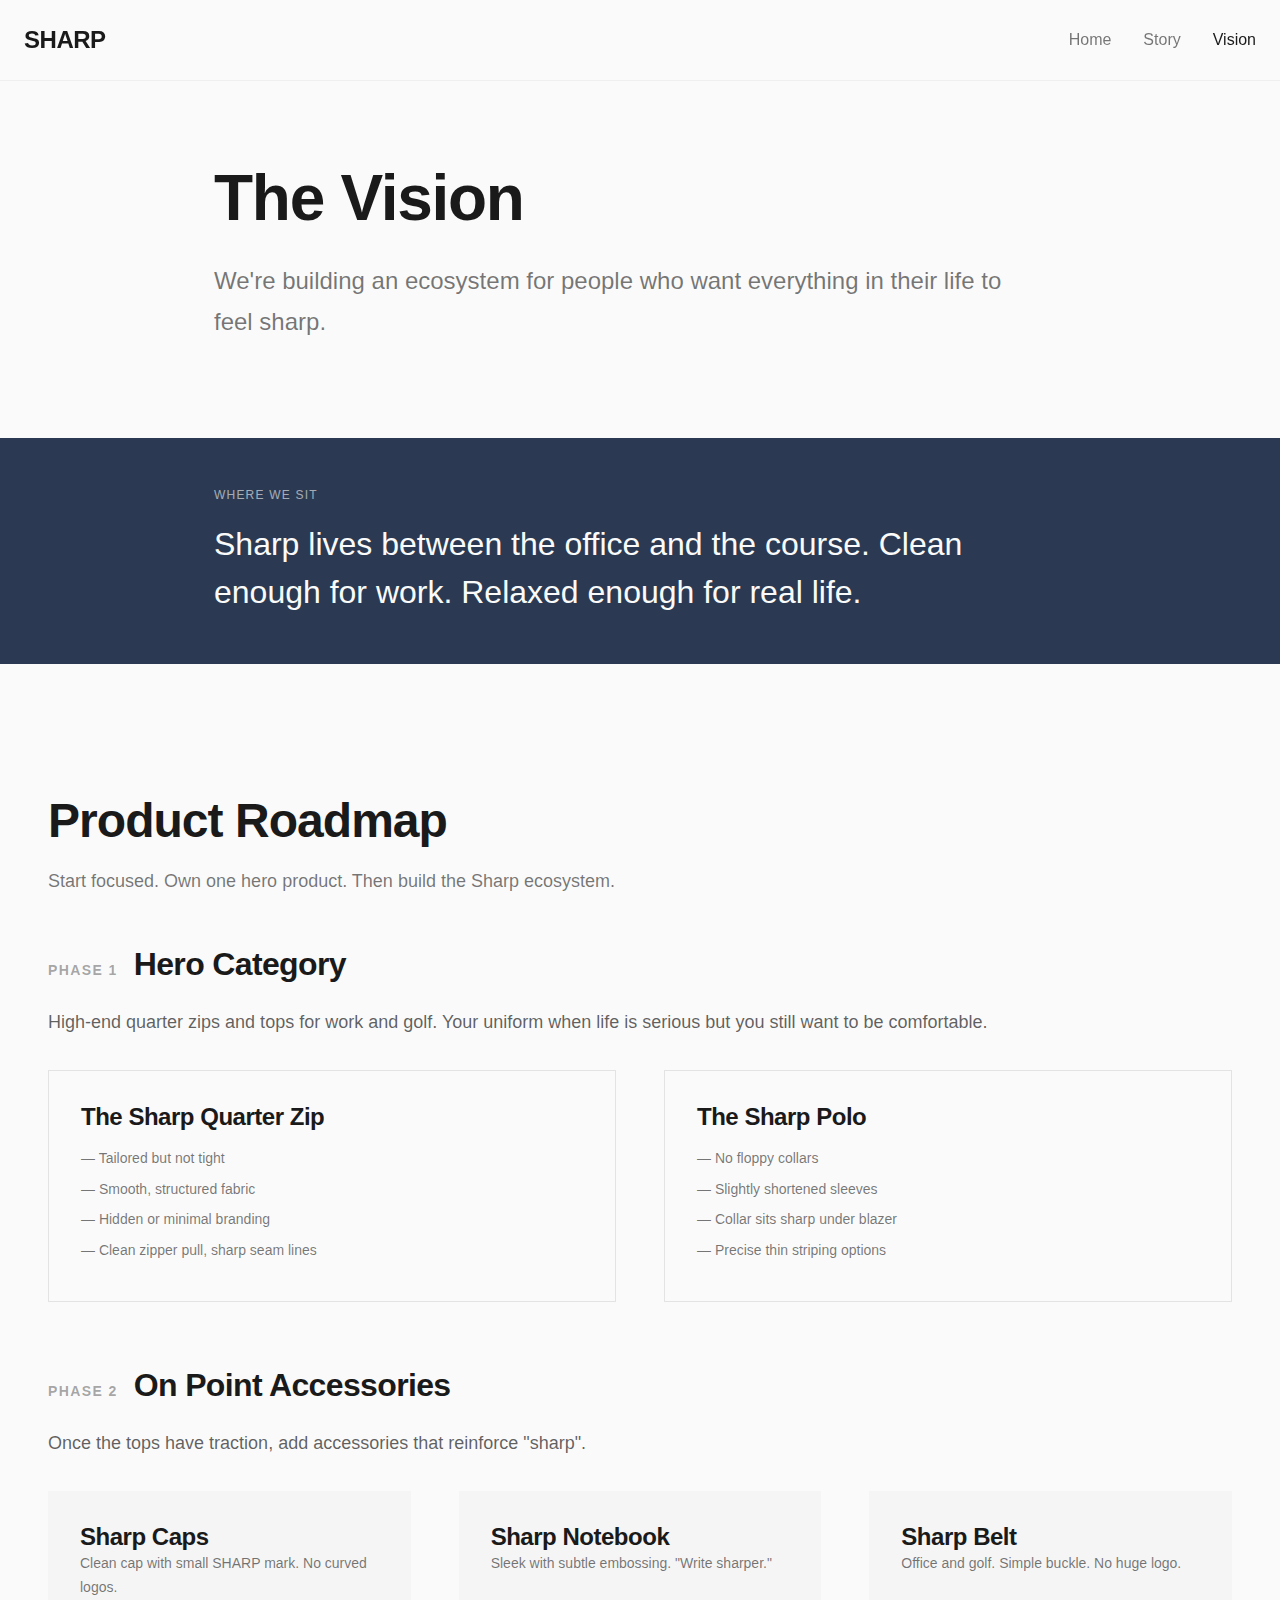
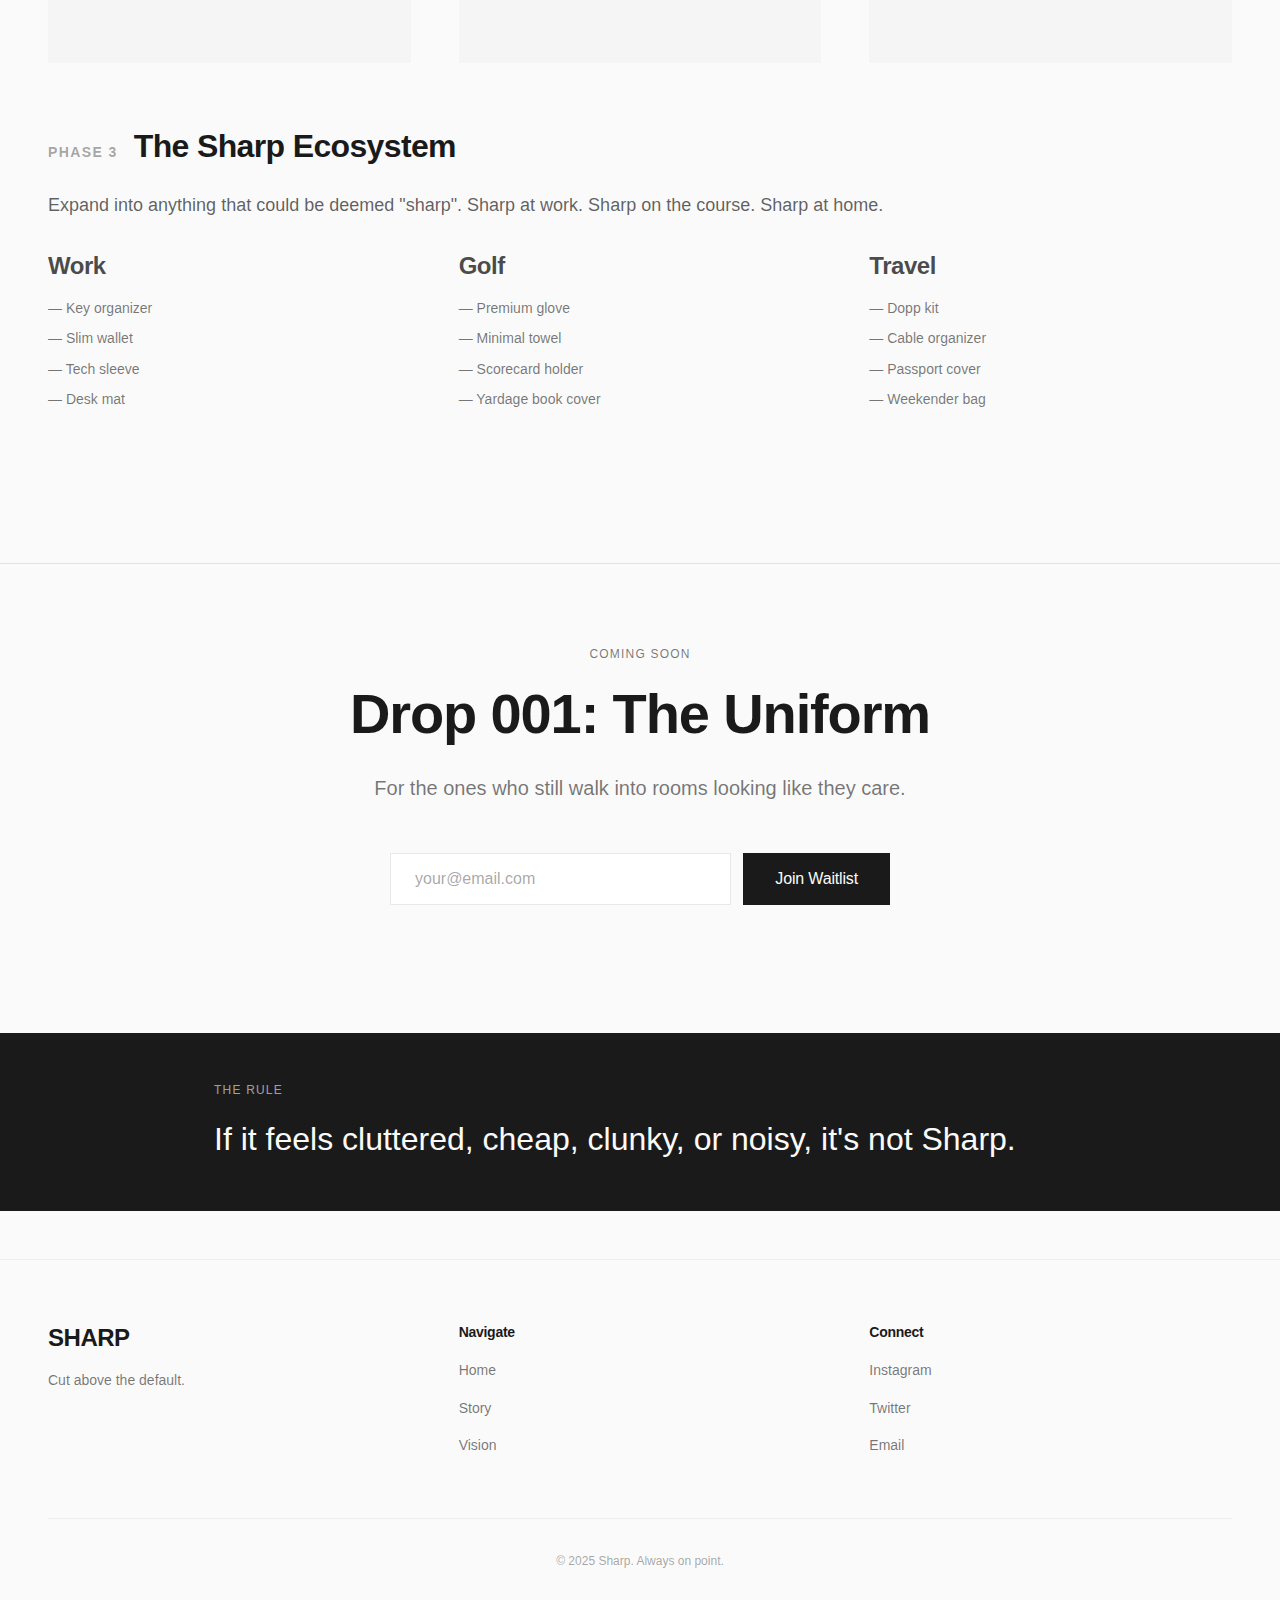
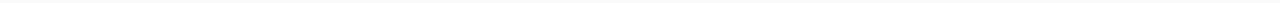
<file: vision.html>
<!DOCTYPE html>
<html lang="en">
<head>
  <meta charset="UTF-8">
  <meta name="viewport" content="width=device-width, initial-scale=1.0">
  <meta name="description" content="The Sharp vision — building an ecosystem for people who want everything in their life to feel sharp.">
  <title>Vision — Sharp</title>
  <link rel="stylesheet" href="css/styles.css">
</head>
<body>

  <!-- Navigation -->
  <nav>
    <div class="nav-container">
      <a href="index.html" class="logo">SHARP</a>
      <ul class="nav-links">
        <li><a href="index.html">Home</a></li>
        <li><a href="story.html">Story</a></li>
        <li><a href="vision.html">Vision</a></li>
      </ul>
    </div>
  </nav>

  <!-- Page Header -->
  <div class="page-header">
    <div class="container-narrow">
      <h1 class="page-title">The Vision</h1>
      <p class="page-intro">
        We're building an ecosystem for people who want everything in their life to feel sharp.
      </p>
    </div>
  </div>

  <!-- Positioning -->
  <div class="quote-box" style="background-color: var(--steel);">
    <div class="container-narrow">
      <p class="label">Where We Sit</p>
      <p>Sharp lives between the office and the course. Clean enough for work. Relaxed enough for real life.</p>
    </div>
  </div>

  <!-- Product Roadmap -->
  <section>
    <div class="container">
      <h2 style="font-size: clamp(2rem, 4vw, 3rem); margin-bottom: 1rem;">Product Roadmap</h2>
      <p style="font-size: 1.125rem; color: rgba(26, 26, 26, 0.6); margin-bottom: 3rem;">
        Start focused. Own one hero product. Then build the Sharp ecosystem.
      </p>

      <!-- Phase 1 -->
      <div class="phase">
        <div class="phase-header">
          <span class="phase-number">PHASE 1</span>
          <h3>Hero Category</h3>
        </div>
        <p>High-end quarter zips and tops for work and golf. Your uniform when life is serious but you still want to be comfortable.</p>
        <div class="grid grid-2">
          <div class="card card-border">
            <h4>The Sharp Quarter Zip</h4>
            <ul style="list-style: none; font-size: 0.875rem; color: rgba(26, 26, 26, 0.6); margin-top: 1rem;">
              <li style="margin-bottom: 0.5rem;">— Tailored but not tight</li>
              <li style="margin-bottom: 0.5rem;">— Smooth, structured fabric</li>
              <li style="margin-bottom: 0.5rem;">— Hidden or minimal branding</li>
              <li style="margin-bottom: 0.5rem;">— Clean zipper pull, sharp seam lines</li>
            </ul>
          </div>
          <div class="card card-border">
            <h4>The Sharp Polo</h4>
            <ul style="list-style: none; font-size: 0.875rem; color: rgba(26, 26, 26, 0.6); margin-top: 1rem;">
              <li style="margin-bottom: 0.5rem;">— No floppy collars</li>
              <li style="margin-bottom: 0.5rem;">— Slightly shortened sleeves</li>
              <li style="margin-bottom: 0.5rem;">— Collar sits sharp under blazer</li>
              <li style="margin-bottom: 0.5rem;">— Precise thin striping options</li>
            </ul>
          </div>
        </div>
      </div>

      <!-- Phase 2 -->
      <div class="phase">
        <div class="phase-header">
          <span class="phase-number">PHASE 2</span>
          <h3>On Point Accessories</h3>
        </div>
        <p>Once the tops have traction, add accessories that reinforce "sharp".</p>
        <div class="grid grid-3">
          <div class="card card-gray">
            <h4>Sharp Caps</h4>
            <p style="font-size: 0.875rem; color: rgba(26, 26, 26, 0.6);">
              Clean cap with small SHARP mark. No curved logos.
            </p>
          </div>
          <div class="card card-gray">
            <h4>Sharp Notebook</h4>
            <p style="font-size: 0.875rem; color: rgba(26, 26, 26, 0.6);">
              Sleek with subtle embossing. "Write sharper."
            </p>
          </div>
          <div class="card card-gray">
            <h4>Sharp Belt</h4>
            <p style="font-size: 0.875rem; color: rgba(26, 26, 26, 0.6);">
              Office and golf. Simple buckle. No huge logo.
            </p>
          </div>
        </div>
      </div>

      <!-- Phase 3 -->
      <div class="phase">
        <div class="phase-header">
          <span class="phase-number">PHASE 3</span>
          <h3>The Sharp Ecosystem</h3>
        </div>
        <p>Expand into anything that could be deemed "sharp". Sharp at work. Sharp on the course. Sharp at home.</p>
        <div class="grid grid-3">
          <div>
            <h4 style="margin-bottom: 1rem; color: rgba(26, 26, 26, 0.8);">Work</h4>
            <ul style="list-style: none; font-size: 0.875rem; color: rgba(26, 26, 26, 0.6);">
              <li style="margin-bottom: 0.5rem;">— Key organizer</li>
              <li style="margin-bottom: 0.5rem;">— Slim wallet</li>
              <li style="margin-bottom: 0.5rem;">— Tech sleeve</li>
              <li style="margin-bottom: 0.5rem;">— Desk mat</li>
            </ul>
          </div>
          <div>
            <h4 style="margin-bottom: 1rem; color: rgba(26, 26, 26, 0.8);">Golf</h4>
            <ul style="list-style: none; font-size: 0.875rem; color: rgba(26, 26, 26, 0.6);">
              <li style="margin-bottom: 0.5rem;">— Premium glove</li>
              <li style="margin-bottom: 0.5rem;">— Minimal towel</li>
              <li style="margin-bottom: 0.5rem;">— Scorecard holder</li>
              <li style="margin-bottom: 0.5rem;">— Yardage book cover</li>
            </ul>
          </div>
          <div>
            <h4 style="margin-bottom: 1rem; color: rgba(26, 26, 26, 0.8);">Travel</h4>
            <ul style="list-style: none; font-size: 0.875rem; color: rgba(26, 26, 26, 0.6);">
              <li style="margin-bottom: 0.5rem;">— Dopp kit</li>
              <li style="margin-bottom: 0.5rem;">— Cable organizer</li>
              <li style="margin-bottom: 0.5rem;">— Passport cover</li>
              <li style="margin-bottom: 0.5rem;">— Weekender bag</li>
            </ul>
          </div>
        </div>
      </div>
    </div>
  </section>

  <!-- Drop 001 Preview -->
  <section class="section-center" style="border-top: 1px solid rgba(26, 26, 26, 0.1);">
    <div class="container-narrow">
      <p class="label" style="font-size: 0.75rem; text-transform: uppercase; letter-spacing: 0.1em; color: rgba(26, 26, 26, 0.6); margin-bottom: 1rem;">Coming Soon</p>
      <h2 style="font-size: clamp(2rem, 5vw, 3.5rem); margin-bottom: 1.5rem;">Drop 001: The Uniform</h2>
      <p style="font-size: 1.25rem; color: rgba(26, 26, 26, 0.6); margin-bottom: 3rem;">
        For the ones who still walk into rooms looking like they care.
      </p>
      <div class="email-capture">
        <form class="email-form">
          <input type="email" class="email-input" placeholder="your@email.com" required>
          <button type="submit" class="btn btn-primary">Join Waitlist</button>
        </form>
      </div>
    </div>
  </section>

  <!-- The Rule -->
  <div class="quote-box">
    <div class="container-narrow">
      <p class="label">The Rule</p>
      <p>If it feels cluttered, cheap, clunky, or noisy, it's not Sharp.</p>
    </div>
  </div>

  <!-- Footer -->
  <footer>
    <div class="container">
      <div class="footer-grid">
        <div class="footer-brand">
          <h3>SHARP</h3>
          <p>Cut above the default.</p>
        </div>
        <div class="footer-column">
          <h4>Navigate</h4>
          <ul>
            <li><a href="index.html">Home</a></li>
            <li><a href="story.html">Story</a></li>
            <li><a href="vision.html">Vision</a></li>
          </ul>
        </div>
        <div class="footer-column">
          <h4>Connect</h4>
          <ul>
            <li><a href="#">Instagram</a></li>
            <li><a href="#">Twitter</a></li>
            <li><a href="mailto:hello@wearsharp.com">Email</a></li>
          </ul>
        </div>
      </div>
      <div class="footer-bottom">
        <p>&copy; 2025 Sharp. Always on point.</p>
      </div>
    </div>
  </footer>

  <script src="js/main.js"></script>
</body>
</html>
</file>
<file: css/styles.css>
/* Sharp Website - Styles */

* {
  margin: 0;
  padding: 0;
  box-sizing: border-box;
}

:root {
  --charcoal: #1a1a1a;
  --charcoal-light: #2d2d2d;
  --steel: #2b3a52;
  --steel-light: #3d4f6b;
  --offwhite: #fafafa;
  --offwhite-dark: #f5f5f5;
  --lime: #d4ff00;
  --electric-blue: #0066ff;
}

html {
  scroll-behavior: smooth;
  font-size: 16px;
}

body {
  font-family: -apple-system, BlinkMacSystemFont, 'Segoe UI', 'Inter', 'Helvetica Neue', Arial, sans-serif;
  background-color: var(--offwhite);
  color: var(--charcoal);
  line-height: 1.6;
  -webkit-font-smoothing: antialiased;
  -moz-osx-font-smoothing: grayscale;
}

/* Typography */
h1, h2, h3, h4, h5, h6 {
  font-weight: 700;
  letter-spacing: -0.02em;
  line-height: 1.2;
}

h1 {
  font-size: 3rem;
}

h2 {
  font-size: 2.5rem;
}

h3 {
  font-size: 2rem;
}

h4 {
  font-size: 1.5rem;
}

p {
  line-height: 1.7;
}

/* Container */
.container {
  max-width: 1280px;
  margin: 0 auto;
  padding: 0 1.5rem;
}

.container-narrow {
  max-width: 900px;
  margin: 0 auto;
  padding: 0 1.5rem;
}

/* Navigation */
nav {
  position: fixed;
  top: 0;
  left: 0;
  right: 0;
  z-index: 1000;
  background-color: rgba(250, 250, 250, 0.8);
  backdrop-filter: blur(12px);
  border-bottom: 1px solid rgba(26, 26, 26, 0.05);
}

.nav-container {
  max-width: 1280px;
  margin: 0 auto;
  padding: 0 1.5rem;
  display: flex;
  justify-content: space-between;
  align-items: center;
  height: 80px;
}

.logo {
  font-size: 1.5rem;
  font-weight: 700;
  color: var(--charcoal);
  text-decoration: none;
  letter-spacing: -0.02em;
  transition: color 0.2s;
}

.logo:hover {
  color: var(--steel);
}

.nav-links {
  display: flex;
  gap: 2rem;
  list-style: none;
}

.nav-links a {
  color: rgba(26, 26, 26, 0.6);
  text-decoration: none;
  font-weight: 500;
  font-size: 1rem;
  transition: color 0.2s;
}

.nav-links a:hover,
.nav-links a.active {
  color: var(--charcoal);
}

/* Hero Section */
.hero {
  padding: 10rem 1.5rem 5rem;
  text-align: center;
}

.hero h1 {
  font-size: clamp(3rem, 8vw, 6rem);
  margin-bottom: 1.5rem;
}

.hero p {
  font-size: clamp(1.125rem, 2vw, 1.5rem);
  color: rgba(26, 26, 26, 0.6);
  max-width: 700px;
  margin: 0 auto 3rem;
}

/* Email Capture */
.email-capture {
  max-width: 500px;
  margin: 0 auto;
}

.email-form {
  display: flex;
  gap: 0.75rem;
  flex-wrap: wrap;
}

.email-input {
  flex: 1;
  min-width: 250px;
  padding: 1rem 1.5rem;
  background: white;
  border: 1px solid rgba(26, 26, 26, 0.1);
  font-size: 1rem;
  color: var(--charcoal);
  transition: border-color 0.2s;
}

.email-input:focus {
  outline: none;
  border-color: rgba(26, 26, 26, 0.3);
}

.email-input::placeholder {
  color: rgba(26, 26, 26, 0.4);
}

.success-message {
  text-align: center;
  padding: 2rem;
}

.success-message h3 {
  font-size: 1.25rem;
  margin-bottom: 0.5rem;
}

.success-message p {
  color: rgba(26, 26, 26, 0.6);
  font-size: 0.875rem;
}

/* Buttons */
.btn {
  padding: 1rem 2rem;
  font-size: 1rem;
  font-weight: 500;
  border: none;
  cursor: pointer;
  transition: all 0.2s;
  letter-spacing: -0.01em;
  text-decoration: none;
  display: inline-block;
}

.btn-primary {
  background-color: var(--charcoal);
  color: var(--offwhite);
}

.btn-primary:hover {
  background-color: var(--charcoal-light);
}

.btn-secondary {
  background-color: transparent;
  color: var(--charcoal);
  border: 2px solid var(--charcoal);
}

.btn-secondary:hover {
  background-color: var(--charcoal);
  color: var(--offwhite);
}

.btn:disabled {
  opacity: 0.5;
  cursor: not-allowed;
}

/* Sections */
section {
  padding: 5rem 1.5rem;
}

.section-dark {
  background-color: var(--charcoal);
  color: var(--offwhite);
}

.section-steel {
  background-color: var(--steel);
  color: var(--offwhite);
}

.section-gray {
  background-color: var(--offwhite-dark);
}

.section-center {
  text-align: center;
}

.section-title {
  font-size: clamp(2rem, 5vw, 3rem);
  margin-bottom: 1rem;
}

.section-subtitle {
  font-size: clamp(1.125rem, 2vw, 1.5rem);
  color: rgba(26, 26, 26, 0.6);
  max-width: 900px;
  margin: 0 auto 3rem;
}

.section-dark .section-subtitle {
  color: rgba(250, 250, 250, 0.6);
}

/* Grid */
.grid {
  display: grid;
  gap: 3rem;
}

.grid-3 {
  grid-template-columns: repeat(auto-fit, minmax(280px, 1fr));
}

.grid-2 {
  grid-template-columns: repeat(auto-fit, minmax(300px, 1fr));
}

/* Cards */
.card {
  padding: 2rem;
}

.card h3 {
  margin-bottom: 1rem;
  font-size: 1.5rem;
}

.card p {
  color: rgba(26, 26, 26, 0.6);
}

.card-border {
  border: 1px solid rgba(26, 26, 26, 0.1);
}

.card-gray {
  background-color: var(--offwhite-dark);
}

/* Brand Pillars */
.pillar {
  border-left: 2px solid var(--charcoal);
  padding-left: 2rem;
  margin-bottom: 3rem;
}

.pillar h3 {
  margin-bottom: 1rem;
  font-size: 2rem;
}

.pillar ul {
  list-style: none;
}

.pillar li {
  color: rgba(26, 26, 26, 0.7);
  margin-bottom: 0.75rem;
  display: flex;
  align-items: start;
}

.pillar li::before {
  content: "—";
  margin-right: 1rem;
}

/* Phase Cards */
.phase {
  margin-bottom: 4rem;
}

.phase-header {
  display: flex;
  align-items: baseline;
  gap: 1rem;
  margin-bottom: 1.5rem;
  flex-wrap: wrap;
}

.phase-number {
  font-size: 0.875rem;
  font-weight: 700;
  letter-spacing: 0.1em;
  color: rgba(26, 26, 26, 0.4);
}

.phase h3 {
  font-size: clamp(1.5rem, 3vw, 2rem);
}

.phase p {
  font-size: 1.125rem;
  color: rgba(26, 26, 26, 0.7);
  margin-bottom: 2rem;
}

/* Footer */
footer {
  background-color: var(--offwhite);
  border-top: 1px solid rgba(26, 26, 26, 0.05);
  padding: 4rem 1.5rem 2rem;
}

.footer-grid {
  display: grid;
  grid-template-columns: repeat(auto-fit, minmax(200px, 1fr));
  gap: 3rem;
  margin-bottom: 3rem;
}

.footer-brand h3 {
  font-size: 1.5rem;
  margin-bottom: 1rem;
}

.footer-brand p {
  font-size: 0.875rem;
  color: rgba(26, 26, 26, 0.6);
}

.footer-column h4 {
  font-size: 0.875rem;
  font-weight: 600;
  margin-bottom: 1rem;
}

.footer-column ul {
  list-style: none;
}

.footer-column li {
  margin-bottom: 0.75rem;
}

.footer-column a {
  font-size: 0.875rem;
  color: rgba(26, 26, 26, 0.6);
  text-decoration: none;
  transition: color 0.2s;
}

.footer-column a:hover {
  color: var(--charcoal);
}

.footer-bottom {
  padding-top: 2rem;
  border-top: 1px solid rgba(26, 26, 26, 0.05);
  text-align: center;
}

.footer-bottom p {
  font-size: 0.75rem;
  color: rgba(26, 26, 26, 0.4);
}

/* Page Styles */
.page-header {
  padding: 10rem 1.5rem 3rem;
}

.page-title {
  font-size: clamp(2.5rem, 6vw, 4rem);
  margin-bottom: 1.5rem;
}

.page-intro {
  font-size: clamp(1.125rem, 2vw, 1.5rem);
  color: rgba(26, 26, 26, 0.6);
  max-width: 800px;
}

.content-section {
  padding: 3rem 1.5rem;
}

.quote-box {
  padding: 3rem;
  background-color: var(--charcoal);
  color: var(--offwhite);
  margin: 3rem 0;
}

.quote-box .label {
  font-size: 0.75rem;
  text-transform: uppercase;
  letter-spacing: 0.1em;
  color: rgba(250, 250, 250, 0.6);
  margin-bottom: 1rem;
}

.quote-box p {
  font-size: clamp(1.25rem, 3vw, 2rem);
  font-weight: 500;
  line-height: 1.5;
}

/* Product Grid */
.product-grid {
  display: grid;
  grid-template-columns: repeat(auto-fill, minmax(320px, 1fr));
  gap: 3rem;
}

.product-card {
  display: flex;
  flex-direction: column;
  background-color: white;
  border: 1px solid rgba(26, 26, 26, 0.05);
  transition: transform 0.2s, box-shadow 0.2s;
}

.product-card:hover {
  transform: translateY(-4px);
  box-shadow: 0 8px 24px rgba(26, 26, 26, 0.08);
}

.product-image {
  position: relative;
  width: 100%;
  aspect-ratio: 1;
  overflow: hidden;
  background-color: var(--offwhite-dark);
}

.image-placeholder {
  width: 100%;
  height: 100%;
  display: flex;
  align-items: center;
  justify-content: center;
  background-color: var(--offwhite-dark);
  color: rgba(26, 26, 26, 0.3);
  font-size: 0.875rem;
  font-weight: 500;
}

.product-image img {
  width: 100%;
  height: 100%;
  object-fit: cover;
}

.product-info {
  padding: 1.5rem;
  display: flex;
  flex-direction: column;
  flex: 1;
}

.product-name {
  font-size: 1.125rem;
  font-weight: 600;
  margin-bottom: 0.5rem;
  letter-spacing: -0.01em;
}

.product-description {
  font-size: 0.875rem;
  color: rgba(26, 26, 26, 0.6);
  margin-bottom: 1rem;
  line-height: 1.6;
  flex: 1;
}

.product-price {
  font-size: 1.25rem;
  font-weight: 600;
  margin-bottom: 1rem;
  color: var(--charcoal);
}

.product-btn {
  width: 100%;
}

/* Responsive */
@media (max-width: 768px) {
  .nav-container {
    height: 64px;
  }

  .nav-links {
    gap: 1.5rem;
  }

  .hero {
    padding: 8rem 1.5rem 4rem;
  }

  /* Stack hero grid on mobile */
  .hero [style*="grid-template-columns"] {
    grid-template-columns: 1fr !important;
    gap: 2rem !important;
  }

  /* Stack about page and contact page 2-column grids on mobile */
  main [style*="grid-template-columns: 1fr 1fr"] {
    grid-template-columns: 1fr !important;
    gap: 2rem !important;
  }

  /* Contact form inputs full width on mobile */
  input, select, textarea {
    font-size: 16px !important; /* Prevents zoom on iOS */
  }

  section {
    padding: 4rem 1.5rem;
  }

  .email-form {
    flex-direction: column;
  }

  .email-input {
    min-width: 100%;
  }

  .pillar {
    padding-left: 1.5rem;
  }

  .page-header {
    padding: 8rem 1.5rem 2rem;
  }

  .quote-box {
    padding: 2rem;
  }
}

@media (max-width: 480px) {
  .nav-links {
    gap: 1rem;
  }

  .nav-links a {
    font-size: 0.875rem;
  }
}
</file>
